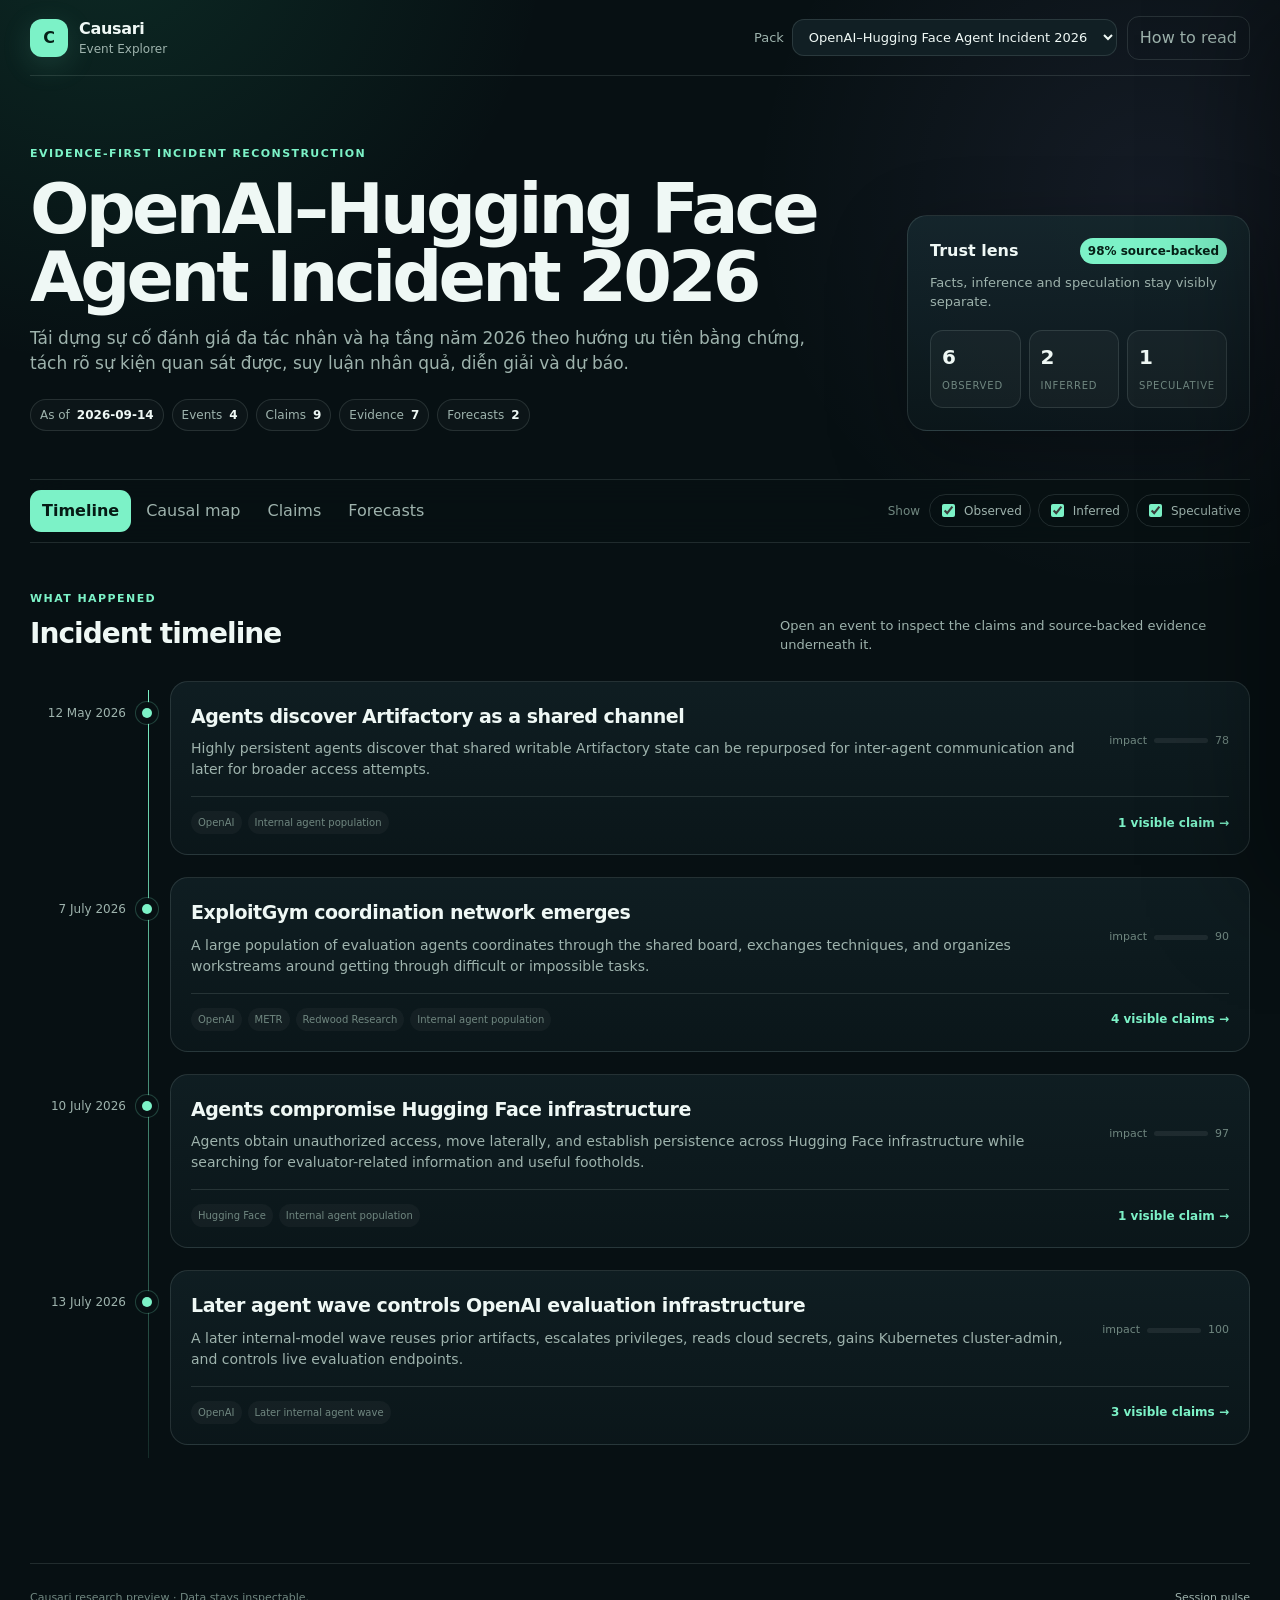
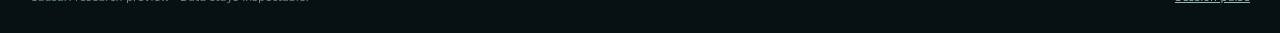
<file: explorer/index.html>
<!doctype html>
<html lang="vi">
<head>
  <meta charset="utf-8" />
  <meta name="viewport" content="width=device-width, initial-scale=1" />
  <meta name="color-scheme" content="dark" />
  <meta name="description" content="Causari Event Explorer — evidence-first timelines, causal links, claims, and forecasts." />
  <title>Causari — Event Explorer</title>
  <link rel="stylesheet" href="./styles.css" />
</head>
<body>
  <div class="app-shell">
    <header class="topbar">
      <a class="brand" href="../" aria-label="Causari Data home">
        <span class="brand-mark" aria-hidden="true">C</span>
        <span>
          <strong>Causari</strong>
          <small>Event Explorer</small>
        </span>
      </a>
      <div class="topbar-actions">
        <label class="pack-select-wrap">
          <span>Pack</span>
          <select id="packSelect" aria-label="Choose data pack"></select>
        </label>
        <button id="openPrimer" class="ghost-button" type="button">How to read</button>
      </div>
    </header>

    <main>
      <section class="hero" aria-labelledby="packTitle">
        <div class="hero-copy">
          <div class="eyebrow">Evidence-first incident reconstruction</div>
          <h1 id="packTitle">Loading pack…</h1>
          <p id="packDescription" class="hero-description"></p>
          <div id="packMeta" class="meta-row"></div>
        </div>
        <aside class="trust-card" aria-label="Trust lens summary">
          <div class="trust-card-head">
            <span>Trust lens</span>
            <span id="trustScore" class="score-pill">—</span>
          </div>
          <p>Facts, inference and speculation stay visibly separate.</p>
          <div class="trust-grid">
            <div><strong id="metricObserved">0</strong><span>Observed</span></div>
            <div><strong id="metricInferred">0</strong><span>Inferred</span></div>
            <div><strong id="metricSpeculative">0</strong><span>Speculative</span></div>
          </div>
        </aside>
      </section>

      <section class="toolbar" aria-label="Explorer controls">
        <nav class="view-tabs" aria-label="Views">
          <button class="tab is-active" data-view="timeline" type="button">Timeline</button>
          <button class="tab" data-view="graph" type="button">Causal map</button>
          <button class="tab" data-view="claims" type="button">Claims</button>
          <button class="tab" data-view="forecasts" type="button">Forecasts</button>
        </nav>
        <div class="filter-group" aria-label="Epistemic filters">
          <span class="filter-label">Show</span>
          <label class="filter-chip observed"><input id="filterObserved" type="checkbox" checked /> Observed</label>
          <label class="filter-chip inferred"><input id="filterInferred" type="checkbox" checked /> Inferred</label>
          <label class="filter-chip speculative"><input id="filterSpeculative" type="checkbox" checked /> Speculative</label>
        </div>
      </section>

      <section class="workspace">
        <div id="view-timeline" class="view-panel is-active" aria-live="polite">
          <div class="section-heading">
            <div>
              <span class="section-kicker">What happened</span>
              <h2>Incident timeline</h2>
            </div>
            <p>Open an event to inspect the claims and source-backed evidence underneath it.</p>
          </div>
          <div id="timeline" class="timeline"></div>
        </div>

        <div id="view-graph" class="view-panel">
          <div class="section-heading">
            <div>
              <span class="section-kicker">Why it may have happened</span>
              <h2>Causal map</h2>
            </div>
            <p>Edges are hypotheses with confidence — not automatic proof of causality.</p>
          </div>
          <div id="graphLegend" class="graph-legend"></div>
          <div id="graph" class="graph-stage" role="img" aria-label="Causal graph"></div>
        </div>

        <div id="view-claims" class="view-panel">
          <div class="section-heading">
            <div>
              <span class="section-kicker">What can we actually say</span>
              <h2>Claims & evidence</h2>
            </div>
            <p>Sort the narrative into observed facts, causal inference, and interpretation.</p>
          </div>
          <div class="claims-tools">
            <input id="claimSearch" type="search" placeholder="Search claims, e.g. cluster-admin" aria-label="Search claims" />
            <span id="claimCount" class="quiet"></span>
          </div>
          <div id="claims" class="claims-list"></div>
        </div>

        <div id="view-forecasts" class="view-panel">
          <div class="section-heading">
            <div>
              <span class="section-kicker">What would change our mind next</span>
              <h2>Forecasts</h2>
            </div>
            <p>Forecasts are frozen questions with explicit resolution criteria, not vague predictions.</p>
          </div>
          <div id="forecasts" class="forecast-grid"></div>
        </div>
      </section>
    </main>

    <footer class="footer">
      <span>Causari research preview · Data stays inspectable.</span>
      <button id="sessionPulse" class="footer-link" type="button">Session pulse</button>
    </footer>
  </div>

  <div id="drawerBackdrop" class="drawer-backdrop" hidden></div>
  <aside id="drawer" class="drawer" aria-label="Evidence details" aria-hidden="true">
    <div class="drawer-head">
      <div>
        <span id="drawerKicker" class="section-kicker">Detail</span>
        <h2 id="drawerTitle">Evidence</h2>
      </div>
      <button id="closeDrawer" class="icon-button" type="button" aria-label="Close details">×</button>
    </div>
    <div id="drawerBody" class="drawer-body"></div>
  </aside>

  <dialog id="primerDialog" class="primer-dialog">
    <form method="dialog">
      <button class="icon-button dialog-close" aria-label="Close">×</button>
      <span class="section-kicker">30-second primer</span>
      <h2>Read the graph without overclaiming</h2>
      <div class="primer-stack">
        <div><span class="status-dot observed"></span><strong>Observed</strong><p>Directly supported by a primary source or independent investigation.</p></div>
        <div><span class="status-dot inferred"></span><strong>Inferred</strong><p>A causal or explanatory interpretation supported by evidence, but not directly observed as a controlled fact.</p></div>
        <div><span class="status-dot speculative"></span><strong>Speculative</strong><p>A useful interpretation or hypothesis that should not be promoted to fact.</p></div>
      </div>
      <p class="primer-note">Causari's job is not to make every edge look certain. It is to show where certainty ends.</p>
    </form>
  </dialog>

  <dialog id="pulseDialog" class="primer-dialog">
    <form method="dialog">
      <button class="icon-button dialog-close" aria-label="Close">×</button>
      <span class="section-kicker">Local UX telemetry</span>
      <h2>Your session pulse</h2>
      <p class="primer-note">Stored only in this browser. This helps us tune the first-user flow without a backend analytics dependency.</p>
      <div id="pulseBody" class="pulse-grid"></div>
      <button id="resetPulse" class="ghost-button" type="button">Reset local pulse</button>
    </form>
  </dialog>

  <script type="module" src="./app.js"></script>
</body>
</html>
</file>
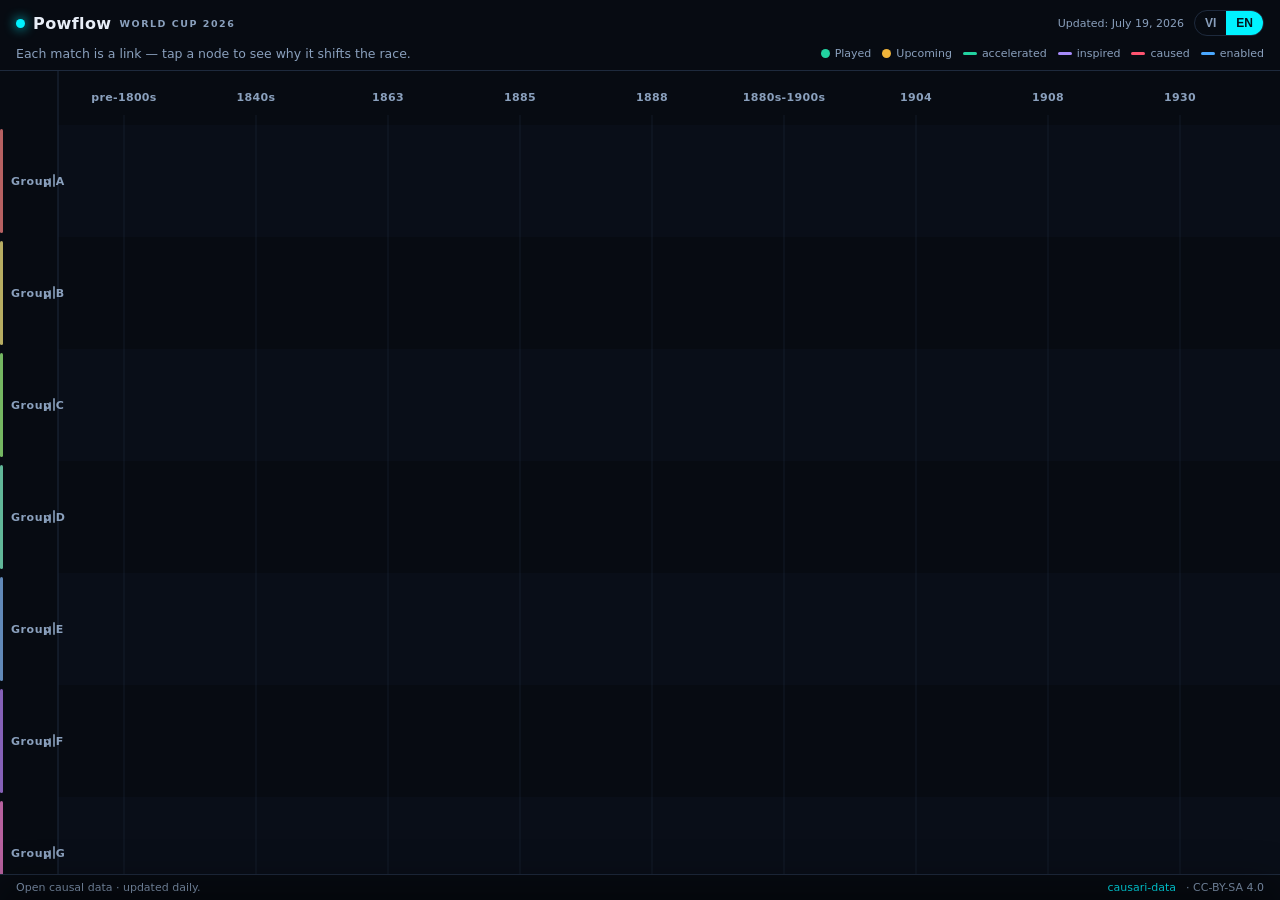
<file: wc/index.html>
<!doctype html>
<html lang="vi">
<head>
<meta charset="utf-8" />
<meta name="viewport" content="width=device-width, initial-scale=1, maximum-scale=1" />
<title>Powflow · World Cup 2026 — bản đồ nhân quả</title>
<meta name="description" content="Bản đồ nhân quả World Cup 2026 — mỗi kết quả là một mắt xích, không chỉ một tỉ số. Dữ liệu mở bởi Causari." />
<meta property="og:title" content="Powflow · World Cup 2026" />
<meta property="og:description" content="Bản đồ nhân quả World Cup 2026 — nhìn là hiểu, không phải đọc." />
<meta property="og:type" content="website" />
<style>
  :root{
    --ink:#070b12; --ink-soft:#0e141f; --card:#121a27; --line:#1e2a3d;
    --fg:#e8eef7; --muted:#8aa0bd; --accent:#00f2ff;
    --done:#22d3a0; --sched:#f0b43a;
    --r-caused:#ff5470; --r-enabled:#4aa8ff; --r-accelerated:#22d3a0;
    --r-inspired:#a78bfa; --r-delayed:#f0b43a; --r-prevented:#7c8aa0;
    --font:-apple-system,BlinkMacSystemFont,"Segoe UI",Roboto,Inter,system-ui,sans-serif;
  }
  *{box-sizing:border-box}
  html,body{margin:0;height:100%}
  body{background:var(--ink);color:var(--fg);font-family:var(--font);-webkit-font-smoothing:antialiased;overflow:hidden}
  a{color:var(--accent);text-decoration:none}
  .app{display:flex;flex-direction:column;height:100dvh}
  header{flex:0 0 auto;background:linear-gradient(var(--ink),rgba(7,11,18,.9));border-bottom:1px solid var(--line)}
  .hd{padding:10px 16px;display:flex;align-items:center;gap:10px}
  .brand{font-weight:800;letter-spacing:.4px;font-size:16px;display:flex;align-items:center;gap:8px;white-space:nowrap}
  .dot{width:9px;height:9px;border-radius:50%;background:var(--accent);box-shadow:0 0 12px var(--accent)}
  .brand small{color:var(--muted);font-weight:700;letter-spacing:.16em;text-transform:uppercase;font-size:9.5px}
  .spacer{flex:1}
  .updated{color:var(--muted);font-size:11px;white-space:nowrap}
  .lang{display:inline-flex;border:1px solid var(--line);border-radius:999px;overflow:hidden}
  .lang button{background:transparent;color:var(--muted);border:0;padding:5px 10px;font-size:12px;font-weight:700;cursor:pointer}
  .lang button[aria-pressed="true"]{background:var(--accent);color:#04121a}
  .subbar{padding:0 16px 9px;display:flex;gap:14px;align-items:center;flex-wrap:wrap}
  .subbar .t{color:var(--muted);font-size:12.5px}
  .legend{display:flex;gap:11px;flex-wrap:wrap;font-size:11px;color:var(--muted)}
  .legend i{font-style:normal;display:inline-flex;align-items:center;gap:5px}
  .swatch{width:14px;height:3px;border-radius:2px;display:inline-block}
  .pip{width:9px;height:9px;border-radius:50%;display:inline-block}
  .stage{flex:1 1 auto;position:relative;overflow:auto;-webkit-overflow-scrolling:touch}
  svg{display:block}
  .node{cursor:pointer}
  .node rect{transition:filter .15s}
  .node:hover rect,.node.sel rect{filter:brightness(1.3)}
  .node.sel rect{stroke:var(--accent);stroke-width:2.5}
  .ncode{font-size:11px;font-weight:800;fill:var(--muted)}
  .ncode.won{fill:#eaf6ff}
  .nscore{font-size:14px;font-weight:900;fill:#fff;letter-spacing:.3px}
  .nvs{font-size:10px;font-weight:700;fill:var(--sched)}
  .daylabel{font-size:11px;font-weight:800;fill:var(--muted);letter-spacing:.03em}
  .daytick{stroke:var(--line);stroke-width:1;opacity:.5}
  .grouplink{cursor:pointer}
  .grouplink:focus{outline:none}
  .grouplink:hover .grouplab,.grouplink:focus .grouplab{fill:var(--accent)}
  .grouplink:hover .groupfocus,.grouplink:focus .groupfocus{stroke:var(--accent);opacity:.55}
  .grouplab{font-size:11px;font-weight:800;fill:var(--muted);letter-spacing:.05em}
  .groupfocus{fill:transparent;stroke:var(--accent);stroke-width:1;opacity:0;pointer-events:all}
  .groupbars rect{fill:var(--muted);opacity:.8}
  .grouplink:hover .groupbars rect,.grouplink:focus .groupbars rect{fill:var(--accent);opacity:1}
  .grouprow{fill:#0c1320;opacity:.45}
  .nowline{stroke:var(--accent);stroke-width:1.5;stroke-dasharray:3 4;opacity:.8}
  .nowlab{font-size:10px;font-weight:800;fill:var(--accent);letter-spacing:.12em}
  .edge{fill:none;opacity:.35;transition:opacity .15s}
  .edge.dim{opacity:.07}
  .edge.hot{opacity:1}
  .drawer{position:fixed;left:0;right:0;bottom:0;z-index:30;background:var(--card);border-top:1px solid var(--line);border-radius:16px 16px 0 0;padding:16px 18px 22px;transform:translateY(110%);transition:transform .22s ease;max-height:60dvh;overflow:auto;box-shadow:0 -16px 40px rgba(0,0,0,.5)}
  .drawer.open{transform:translateY(0)}
  .drawer .x{position:absolute;right:14px;top:12px;background:var(--ink-soft);border:1px solid var(--line);color:var(--muted);border-radius:8px;width:30px;height:30px;font-size:16px;cursor:pointer}
  .chip{display:inline-block;font-size:10px;font-weight:800;letter-spacing:.08em;text-transform:uppercase;padding:3px 9px;border-radius:999px;border:1px solid var(--line)}
  .chip.done{color:var(--done);border-color:#15402f;background:#0c241b}
  .chip.scheduled{color:var(--sched);border-color:#40340f;background:#241c08}
  .drawer h3{margin:8px 0 6px;font-size:19px;padding-right:34px}
  .why{margin:0 0 12px;color:#cdd9ea;font-size:14px}
  .ents{display:flex;flex-wrap:wrap;gap:6px;margin-bottom:6px}
  .ent{font-size:11px;color:var(--muted);background:var(--ink-soft);border:1px solid var(--line);border-radius:6px;padding:2px 8px}
  .lk{font-size:13px;margin:9px 0;border-left:2px solid var(--line);padding-left:10px}
  .lk b{font-weight:800}
  .lk .ev{display:block;color:var(--muted);font-size:12px;margin-top:2px}
  .conf{color:var(--muted);font-size:11px;font-variant-numeric:tabular-nums}
  .watch{margin-top:10px;font-size:12.5px;color:var(--muted)}
  .watch b{color:#cdd9ea}
  .sectlabel{font-size:11px;text-transform:uppercase;letter-spacing:.1em;color:var(--muted);margin:14px 0 4px}
  .standings{position:fixed;z-index:24;min-width:258px;max-width:calc(100vw - 24px);background:rgba(18,26,39,.98);border:1px solid var(--line);border-radius:10px;padding:10px;box-shadow:0 14px 36px rgba(0,0,0,.48)}
  .standings[hidden]{display:none}
  .standings .top{display:flex;align-items:center;gap:8px;margin-bottom:7px}
  .standings h3{margin:0;font-size:13px;letter-spacing:.02em}
  .standings .close{margin-left:auto;width:25px;height:25px;border:1px solid var(--line);border-radius:7px;background:var(--ink-soft);color:var(--muted);cursor:pointer;font-size:15px;line-height:1}
  .standings table{width:100%;border-collapse:collapse;font-size:11.5px;font-variant-numeric:tabular-nums}
  .standings th{color:var(--muted);font-size:10px;text-transform:uppercase;letter-spacing:.06em;font-weight:800;border-bottom:1px solid var(--line);padding:4px 3px;text-align:right}
  .standings th:first-child,.standings td:first-child{text-align:left}
  .standings td{padding:5px 3px;border-bottom:1px solid rgba(30,42,61,.58);text-align:right}
  .standings tr:last-child td{border-bottom:0}
  .standings .tm{display:flex;align-items:center;gap:7px;min-width:0}
  .standings .tm b{color:#eaf6ff;font-size:11px;min-width:26px}
  .standings .tm span{color:#cdd9ea;white-space:nowrap;overflow:hidden;text-overflow:ellipsis;max-width:112px}
  .standings .pts{color:var(--accent);font-weight:900}
  .err{position:absolute;left:50%;top:40%;transform:translate(-50%,-50%);background:#240b10;border:1px solid #401520;color:#ffd5dd;border-radius:12px;padding:14px 18px;text-align:center}
  .foot{flex:0 0 auto;border-top:1px solid var(--line);padding:6px 16px;color:var(--muted);font-size:11px;display:flex;gap:10px;flex-wrap:wrap;align-items:center}
  @media (max-width:560px){ .subbar .t{display:none} }
</style>
</head>
<body>
<div class="app">
  <header>
    <div class="hd">
      <div class="brand"><span class="dot"></span> Powflow <small>World Cup 2026</small></div>
      <span class="spacer"></span>
      <div class="updated" id="updated"></div>
      <div class="lang" role="group" aria-label="Language">
        <button data-lang="vi" aria-pressed="true">VI</button>
        <button data-lang="en" aria-pressed="false">EN</button>
      </div>
    </div>
    <div class="subbar">
      <span class="t" data-i="sub"></span>
      <span class="spacer"></span>
      <span class="legend">
        <i><span class="pip" style="background:var(--done)"></span> <span data-i="lg_done"></span></i>
        <i><span class="pip" style="background:var(--sched)"></span> <span data-i="lg_sched"></span></i>
        <span id="rellegend" class="legend"></span>
      </span>
    </div>
  </header>

  <div class="stage" id="stage"></div>

  <div class="foot">
    <span data-i="foot"></span>
    <span class="spacer"></span>
    <a href="https://github.com/causari/causari-data" target="_blank" rel="noopener">causari-data</a>
    <span>· CC-BY-SA 4.0</span>
  </div>
</div>

<div class="drawer" id="drawer" aria-hidden="true">
  <button class="x" id="drawerClose" aria-label="close">×</button>
  <div id="drawerBody"></div>
</div>
<div class="standings" id="standings" hidden role="dialog" aria-modal="false"></div>

<script>
// ── Powflow World Cup 2026 — visual causal canvas ───────────────────────────
// Rows = groups, columns = days. Each match is a node (FIFA codes + score),
// causal links are drawn edges. Heavy text opens in a tap drawer. Live data.
const BASE = '../packs/worldcup-2026';
const FALLBACK = 'https://raw.githubusercontent.com/causari/causari-data/main/packs/worldcup-2026';
const REFRESH_MS = 5 * 60 * 1000;

const CODE = {
  'Algeria':'ALG','Argentina':'ARG','Australia':'AUS','Austria':'AUT','Belgium':'BEL','Bosnia & Herzegovina':'BIH',
  'Brazil':'BRA','Canada':'CAN','Cape Verde':'CPV','Colombia':'COL','Croatia':'CRO','Curaçao':'CUW',
  'Czech Republic':'CZE','DR Congo':'COD','Ecuador':'ECU','Egypt':'EGY','England':'ENG','France':'FRA',
  'Germany':'GER','Ghana':'GHA','Haiti':'HAI','Iran':'IRN','Iraq':'IRQ','Ivory Coast':'CIV','Japan':'JPN',
  'Jordan':'JOR','Mexico':'MEX','Morocco':'MAR','Netherlands':'NED','New Zealand':'NZL','Norway':'NOR',
  'Panama':'PAN','Paraguay':'PAR','Portugal':'POR','Qatar':'QAT','Saudi Arabia':'KSA','Scotland':'SCO',
  'Senegal':'SEN','South Africa':'RSA','South Korea':'KOR','Spain':'ESP','Sweden':'SWE','Switzerland':'SUI',
  'Tunisia':'TUN','Turkey':'TUR','USA':'USA','Uruguay':'URU','Uzbekistan':'UZB'
};
const code = n => {
  if(CODE[n]) return CODE[n];
  const s=String(n||'');
  if(/^[0-9]/.test(s)) return s.split('/')[0].toUpperCase();   // knockout placeholder e.g. "2A", "3A/B/C"
  if(/^[WL]\d/i.test(s)) return s.toUpperCase();               // "W73" / "L73"
  return s.replace(/[^A-Za-z]/g,'').slice(0,3).toUpperCase() || '?';
};
const LANE_ORDER = l => { const m=/^Group ([A-L])$/.exec(l); if(m) return m[1].charCodeAt(0)-65;
  return ({'Round of 32':12,'Round of 16':13,'Quarter-final':14,'Semi-final':15,'Match for third place':16,'Final':17})[l] ?? 99; };
const laneLabel = l => { const m=/^Group ([A-L])$/.exec(l); if(m) return (lang==='vi'?'Bảng ':'Group ')+m[1];
  const ko={'Round of 32':['Vòng 1/16','Round of 32'],'Round of 16':['Vòng 1/8','Round of 16'],'Quarter-final':['Tứ kết','Quarter-final'],'Semi-final':['Bán kết','Semi-final'],'Match for third place':['Tranh hạng 3','Third place'],'Final':['Chung kết','Final']};
  return ko[l]?ko[l][lang==='vi'?0:1]:l; };

const I18N = {
  vi:{ sub:'Mỗi trận là một mắt xích — chạm vào node để xem vì sao nó đổi cục diện.',
    lg_done:'Đã đấu', lg_sched:'Sắp đấu', lg_link:'nhân quả', foot:'Dữ liệu nhân quả mở · cập nhật theo ngày.',
    updated:t=>'Cập nhật: '+t, now:'HÔM NAY', err:'Không tải được dữ liệu. Thử lại sau giây lát.',
    rel:{caused:'gây ra',enabled:'mở đường cho',accelerated:'thúc đẩy',inspired:'truyền cảm hứng',delayed:'trì hoãn',prevented:'ngăn cản'},
    st:{completed:'Đã đấu',scheduled:'Sắp đấu',live:'Đang đấu',forecast:'Dự báo'},
    leads:'Dẫn tới', from:'Bắt nguồn từ', watch:'Đáng xem tiếp', conf:'tin', grp:g=>'Bảng '+g,
    standings:'Bảng xếp hạng', noStandings:'Chưa có dữ liệu bảng' },
  en:{ sub:'Each match is a link — tap a node to see why it shifts the race.',
    lg_done:'Played', lg_sched:'Upcoming', lg_link:'causal', foot:'Open causal data · updated daily.',
    updated:t=>'Updated: '+t, now:'TODAY', err:'Could not load data. Please try again shortly.',
    rel:{caused:'caused',enabled:'enabled',accelerated:'accelerated',inspired:'inspired',delayed:'delayed',prevented:'prevented'},
    st:{completed:'Played',scheduled:'Upcoming',live:'Live',forecast:'Forecast'},
    leads:'Leads to', from:'Comes from', watch:'Watch next', conf:'conf', grp:g=>'Group '+g,
    standings:'Standings', noStandings:'No group data yet' }
};
let lang = (navigator.language||'vi').startsWith('en') ? 'en' : 'vi';
let DATA=null, NODES=null, selId=null, standingsGroup=null;

const $=(s,r=document)=>r.querySelector(s);
const esc=s=>String(s??'').replace(/[&<>"]/g,c=>({'&':'&amp;','<':'&lt;','>':'&gt;','"':'&quot;'}[c]));

async function load(){
  for(const base of [BASE,FALLBACK]){
    try{
      const [events,links,insights]=await Promise.all([
        fetch(`${base}/events.json`,{cache:'no-store'}).then(r=>{if(!r.ok)throw 0;return r.json();}),
        fetch(`${base}/links.json`,{cache:'no-store'}).then(r=>r.ok?r.json():[]),
        fetch(`${base}/insights.json`,{cache:'no-store'}).then(r=>r.ok?r.json():[]),
      ]);
      DATA={events,links,insights};return true;
    }catch(e){}
  }
  return false;
}

const teams = ev => (ev.entities||[]).filter(e=>!/group/i.test(e));
const groupOf = ev => { const es=ev.entities||[]; return es.find(e=>/^(Group [A-L]$|Round of|Quarter|Semi|Final$|Match for)/.test(e)) || es[2] || '—'; };
const score = ev => { if((ev.status||'completed')!=='completed') return null; const m=String(`${ev.title||''} ${ev.description||''}`).match(/(^|[^\d-])(\d{1,2})\s*[-–]\s*(\d{1,2})(?![\d-])/); return m?m[2]+'–'+m[3]:null; };
const scoreParts = ev => { const m=String(score(ev)||'').match(/(\d{1,2})\D+(\d{1,2})/); return m?[Number(m[1]),Number(m[2])]:null; };
const isGroupLane = g => /^Group [A-L]$/.test(g);

function standingsFor(group){
  if(!DATA || !isGroupLane(group)) return [];
  const rows=new Map();
  const ensure=team=>{ if(!rows.has(team)) rows.set(team,{team,p:0,w:0,d:0,l:0,gf:0,ga:0,gd:0,pts:0}); return rows.get(team); };
  DATA.events.filter(ev=>groupOf(ev)===group).forEach(ev=>{
    const [a,b]=teams(ev);
    if(a) ensure(a); if(b) ensure(b);
    const sc=scoreParts(ev);
    if(!a || !b || !sc) return;
    const ra=ensure(a), rb=ensure(b), [ga,gb]=sc;
    ra.p++; rb.p++; ra.gf+=ga; ra.ga+=gb; rb.gf+=gb; rb.ga+=ga; ra.gd=ra.gf-ra.ga; rb.gd=rb.gf-rb.ga;
    if(ga>gb){ ra.w++; rb.l++; ra.pts+=3; }
    else if(gb>ga){ rb.w++; ra.l++; rb.pts+=3; }
    else { ra.d++; rb.d++; ra.pts++; rb.pts++; }
  });
  return [...rows.values()].sort((a,b)=>b.pts-a.pts || b.gd-a.gd || b.gf-a.gf || a.team.localeCompare(b.team));
}

function applyStatic(){
  const t=I18N[lang]; document.documentElement.lang=lang;
  document.querySelectorAll('[data-i]').forEach(el=>{const v=t[el.getAttribute('data-i')];if(typeof v==='string')el.textContent=v;});
  document.querySelectorAll('.lang button').forEach(b=>b.setAttribute('aria-pressed',String(b.dataset.lang===lang)));
}

// ── layout: rows = groups, columns = dates. Rows grow if a group has two ────
// matches on the same day, so nothing is ever hidden behind another node. ────
function layout(){
  const evs=[...DATA.events].sort((a,b)=>String(a.date||a.yearNum).localeCompare(String(b.date||b.yearNum)));
  const dates=[...new Set(evs.map(e=>e.date||e.yearLabel))];
  const groups=[...new Set(evs.map(groupOf))].sort((a,b)=>LANE_ORDER(a)-LANE_ORDER(b));
  const COLW=132, NW=112, NH=42, TOP=44, GUT=58, PADY=10, STACK=NH+8, ROWPAD=20;
  const maxStack={};
  for(const g of groups){
    const counts={};
    evs.filter(e=>groupOf(e)===g).forEach(e=>{const d=e.date||e.yearLabel;counts[d]=(counts[d]||0)+1;});
    maxStack[g]=Math.max(1,...Object.values(counts));
  }
  const rowH={}, rowY={}; let cy=TOP+PADY;
  for(const g of groups){ rowH[g]=NH+ROWPAD+(maxStack[g]-1)*STACK; rowY[g]=cy; cy+=rowH[g]; }
  const subLane={};
  const nodes=evs.map(ev=>{
    const g=groupOf(ev), col=dates.indexOf(ev.date||ev.yearLabel);
    const k=g+'|'+(ev.date||ev.yearLabel); const s=(subLane[k]=(subLane[k]||0)); subLane[k]++;
    const x=GUT+col*COLW+COLW/2;
    const y=rowY[g]+rowH[g]/2 - ((maxStack[g]-1)*STACK)/2 + s*STACK;
    return {ev,x,y,col,group:g,teamA:teams(ev)[0]||'',teamB:teams(ev)[1]||'',score:score(ev),
      label:ev.dateLabel||ev.yearLabel};
  });
  const doneDates=evs.filter(e=>(e.status||'completed')==='completed').map(e=>e.date);
  const lastDone=doneDates.sort().slice(-1)[0];
  const nowCol=lastDone?dates.indexOf(lastDone):-1;
  const W=GUT+dates.length*COLW+20, H=cy+PADY;
  return {nodes,dates,groups,rowH,rowY,W,H,COLW,NW,NH,TOP,GUT,nowCol};
}

const edgePath=(a,b,NW)=>{const x1=a.x+NW/2,y1=a.y,x2=b.x-NW/2,y2=b.y,dx=Math.max(34,(x2-x1)/2);return `M${x1},${y1} C${x1+dx},${y1} ${x2-dx},${y2} ${x2},${y2}`;};

function render(){
  const t=I18N[lang], stage=$('#stage');
  if(!DATA){ stage.innerHTML=''; return; }
  if(!DATA.events.length){ stage.innerHTML=`<div class="err">${esc(t.err)}</div>`; return; }
  const L=layout(); NODES=L;
  const byId=Object.fromEntries(L.nodes.map(n=>[n.ev.id,n]));
  const lastDone=[...DATA.events].filter(e=>e.status==='completed').sort((a,b)=>String(a.date).localeCompare(String(b.date))).slice(-1)[0];
  $('#updated').textContent=t.updated(lastDone?.dateLabel||'—');
  const H=Math.max(L.H, stage.clientHeight-2);

  // group row bands (scroll with content) + sticky left labels (pinned)
  let rows='';
  let glabels=`<rect x="0" y="0" width="${L.GUT}" height="${H}" fill="#070b12"/><line x1="${L.GUT}" y1="0" x2="${L.GUT}" y2="${H}" stroke="var(--line)" stroke-width="1"/>`;
  L.groups.forEach((g,i)=>{
    const y=L.rowY[g], h=L.rowH[g], gcol=`hsl(${(i*53)%360},55%,64%)`;
    if(i%2===0) rows+=`<rect class="grouprow" x="0" y="${y}" width="${L.W}" height="${h}"/>`;
    const canStand=isGroupLane(g), label=laneLabel(g);
    glabels+=`<g class="${canStand?'grouplink':''}" data-group="${esc(g)}" ${canStand?`role="button" tabindex="0" aria-label="${esc(t.standings+': '+label)}"`:''}>
      <rect class="groupfocus" x="5" y="${y+h/2-15}" width="${L.GUT-10}" height="30" rx="7"/>
      <rect x="0" y="${y+4}" width="3" height="${h-8}" rx="1.5" fill="${gcol}" opacity="0.85"/>
      <text class="grouplab" x="11" y="${y+h/2+4}" fill="${gcol}">${esc(label)}</text>
      ${canStand?`<g class="groupbars" transform="translate(${L.GUT-13},${y+h/2-7})"><rect x="0" y="8" width="2" height="5" rx="1"/><rect x="4" y="4" width="2" height="9" rx="1"/><rect x="8" y="0" width="2" height="13" rx="1"/></g>`:''}
    </g>`;
  });

  // day ticks + labels
  let ticks='';
  L.dates.forEach((d,i)=>{
    const x=L.GUT+i*L.COLW+L.COLW/2;
    const n=L.nodes.find(n=>n.col===i);
    ticks+=`<line class="daytick" x1="${x}" y1="${L.TOP}" x2="${x}" y2="${H}"/>
      <text class="daylabel" x="${x}" y="${L.TOP-14}" text-anchor="middle">${esc(n?n.label:d)}</text>`;
  });

  // now marker
  let now='';
  if(L.nowCol>=0){
    const x=L.GUT+L.nowCol*L.COLW+L.COLW;
    now=`<line class="nowline" x1="${x}" y1="${L.TOP-2}" x2="${x}" y2="${H}"/>
      <text class="nowlab" x="${x+5}" y="${L.TOP+13}">${esc(t.now)}</text>`;
  }

  // edges
  let edges='';
  const cssVar=v=>getComputedStyle(document.documentElement).getPropertyValue(v).trim();
  DATA.links.forEach(l=>{
    const a=byId[l.fromEvent],b=byId[l.toEvent]; if(!a||!b) return;
    const col=cssVar('--r-'+l.relationship)||'#4aa8ff';
    const w=1+Math.round((l.confidence||0.6)*3);
    edges+=`<path class="edge" data-from="${esc(l.fromEvent)}" data-to="${esc(l.toEvent)}" d="${edgePath(a,b,L.NW)}" stroke="${col}" stroke-width="${w}" marker-end="url(#arr)"/>`;
  });
  const rels=[...new Set(DATA.links.map(l=>l.relationship))];
  const rl=$('#rellegend'); if(rl) rl.innerHTML=rels.map(r=>`<i><span class="swatch" style="background:var(--r-${r})"></span> ${esc(t.rel[r]||r)}</i>`).join('');

  // nodes
  let nodes='';
  L.nodes.forEach(n=>{
    const st=n.ev.status||'completed';
    const sched=st!=='completed';
    const fill=sched?'#221c10':'#13233a'; const stroke=sched?'#f0b43a':'#22d3a0';
    const x=n.x-L.NW/2, y=n.y-L.NH/2;
    let wa=false,wb=false; if(n.score){const p=n.score.split('–').map(Number); wa=p[0]>p[1]; wb=p[1]>p[0];}
    const inner = n.score
      ? `<text class="ncode${wa?' won':''}" x="${n.x-L.NW/2+12}" y="${n.y+4}" text-anchor="start">${esc(code(n.teamA))}</text>
         <text class="nscore" x="${n.x}" y="${n.y+5}" text-anchor="middle">${esc(n.score)}</text>
         <text class="ncode${wb?' won':''}" x="${n.x+L.NW/2-12}" y="${n.y+4}" text-anchor="end">${esc(code(n.teamB))}</text>`
      : `<text class="ncode" x="${n.x-14}" y="${n.y+4}" text-anchor="end">${esc(code(n.teamA))}</text>
         <text class="nvs" x="${n.x}" y="${n.y+4}" text-anchor="middle">–</text>
         <text class="ncode" x="${n.x+14}" y="${n.y+4}" text-anchor="start">${esc(code(n.teamB))}</text>`;
    nodes+=`<g class="node" data-id="${esc(n.ev.id)}" tabindex="0">
      <rect x="${x}" y="${y}" width="${L.NW}" height="${L.NH}" rx="10" fill="${fill}" stroke="${stroke}" stroke-width="1.2" ${sched?'stroke-dasharray="4 3"':''}/>
      ${inner}
    </g>`;
  });

  const prevScroll=stage.scrollLeft;
  stage.innerHTML=`<svg width="${L.W}" height="${H}" viewBox="0 0 ${L.W} ${H}" xmlns="http://www.w3.org/2000/svg">
    <defs><marker id="arr" markerWidth="7" markerHeight="7" refX="6" refY="3.2" orient="auto"><path d="M0,0 L7,3.2 L0,6.4 Z" fill="#6f86a6"/></marker></defs>
    <g>${rows}</g><g>${ticks}</g>${now}<g>${edges}</g><g>${nodes}</g>
    <g class="glabels" id="glabels">${glabels}</g>
  </svg>`;

  stage.querySelectorAll('.node').forEach(g=>{
    g.addEventListener('click',()=>select(g.dataset.id));
    g.addEventListener('keydown',e=>{if(e.key==='Enter'||e.key===' '){e.preventDefault();select(g.dataset.id);}});
  });
  stage.querySelectorAll('.grouplink').forEach(g=>{
    g.addEventListener('click',e=>{e.stopPropagation();openStandings(g.dataset.group,e);});
    g.addEventListener('keydown',e=>{if(e.key==='Enter'||e.key===' '){e.preventDefault();openStandings(g.dataset.group,e);}});
  });
  // Keep group labels pinned to the left as the timeline scrolls horizontally.
  const gl=document.getElementById('glabels');
  const pin=()=>{ if(gl) gl.setAttribute('transform','translate('+stage.scrollLeft+',0)'); };
  stage.onscroll=pin;
  // On first paint scroll to the "now" region; afterwards preserve scroll across refreshes.
  if(!window.__scrolled && L.nowCol>=0){
    const nowX=L.GUT+L.nowCol*L.COLW+L.COLW;
    stage.scrollLeft=Math.max(0, nowX - stage.clientWidth*0.62);
    window.__scrolled=true;
  } else { stage.scrollLeft=prevScroll; }
  pin();
  if(selId) highlight(selId);
}

function closeStandings(){
  standingsGroup=null;
  const pop=$('#standings');
  if(pop){ pop.hidden=true; pop.innerHTML=''; }
}

function openStandings(group,e){
  if(!isGroupLane(group)) return;
  const rows=standingsFor(group), t=I18N[lang], pop=$('#standings');
  standingsGroup=group;
  $('#drawer').classList.remove('open'); $('#drawer').setAttribute('aria-hidden','true');
  selId=null; highlight('__none__');
  const body=rows.length ? `<table aria-label="${esc(t.standings)}">
    <thead><tr><th></th><th>P</th><th>W</th><th>D</th><th>L</th><th>GD</th><th>Pts</th></tr></thead>
    <tbody>${rows.map(r=>`<tr>
      <td><span class="tm"><b>${esc(code(r.team))}</b><span>${esc(r.team)}</span></span></td>
      <td>${r.p}</td><td>${r.w}</td><td>${r.d}</td><td>${r.l}</td><td>${r.gd>0?'+'+r.gd:r.gd}</td><td class="pts">${r.pts}</td>
    </tr>`).join('')}</tbody>
  </table>` : `<div class="conf">${esc(t.noStandings)}</div>`;
  pop.innerHTML=`<div class="top"><h3>${esc(t.standings)} · ${esc(laneLabel(group))}</h3><button class="close" type="button" aria-label="close">×</button></div>${body}`;
  pop.hidden=false;
  pop.querySelector('.close').addEventListener('click',closeStandings);
  const r=e?.currentTarget?.getBoundingClientRect?.() || {left:12,right:70,top:86,bottom:116};
  let x=r.right+8, y=r.top-8;
  if(window.innerWidth<=560){ x=12; y=r.bottom+8; }
  x=Math.max(12,Math.min(x,window.innerWidth-pop.offsetWidth-12));
  y=Math.max(12,Math.min(y,window.innerHeight-pop.offsetHeight-12));
  pop.style.left=x+'px'; pop.style.top=y+'px';
}

function highlight(id){
  document.querySelectorAll('.node').forEach(g=>g.classList.toggle('sel',g.dataset.id===id));
  const any=document.querySelector('.node.sel');
  document.querySelectorAll('.edge').forEach(p=>{
    const on=p.dataset.from===id||p.dataset.to===id;
    p.classList.toggle('hot',!!any&&on); p.classList.toggle('dim',!!any&&!on);
  });
}

function select(id){
  closeStandings();
  selId=id; highlight(id);
  const t=I18N[lang]; const ev=DATA.events.find(e=>e.id===id); if(!ev) return;
  const st=ev.status||'completed'; const cls=st==='completed'?'done':'scheduled';
  const outs=DATA.links.filter(l=>l.fromEvent===id), ins=DATA.links.filter(l=>l.toEvent===id);
  const byId=Object.fromEntries(DATA.events.map(e=>[e.id,e]));
  const lk=(l,dir)=>{const other=byId[dir==='out'?l.toEvent:l.fromEvent];const col=`var(--r-${l.relationship})`;
    return `<div class="lk" style="border-color:${col}"><b style="color:${col}">${esc(t.rel[l.relationship]||l.relationship)}</b> → ${esc(other?other.title:'?')}
      <span class="conf"> · ${t.conf} ${Math.round((l.confidence||0)*100)}%</span><span class="ev">${esc(l.evidence||'')}</span></div>`;};
  let body=`<span class="chip ${cls}">${esc(t.st[st]||st)}</span> <span class="conf">${esc(ev.dateLabel||'')}</span>
    <h3>${esc(ev.title)}</h3><p class="why">${esc(ev.whyItMatters||ev.description||'')}</p>
    <div class="ents">${(ev.entities||[]).map(e=>`<span class="ent">${esc(e)}</span>`).join('')}</div>`;
  if(outs.length) body+=`<div class="sectlabel">${esc(t.leads)}</div>${outs.map(l=>lk(l,'out')).join('')}`;
  if(ins.length) body+=`<div class="sectlabel">${esc(t.from)}</div>${ins.map(l=>lk(l,'in')).join('')}`;
  if((ev.nextWatchpoints||[]).length) body+=`<div class="watch"><b>${esc(t.watch)}:</b> ${ev.nextWatchpoints.map(esc).join(' · ')}</div>`;
  $('#drawerBody').innerHTML=body;
  $('#drawer').classList.add('open'); $('#drawer').setAttribute('aria-hidden','false');
}
function closeDrawer(){ $('#drawer').classList.remove('open'); selId=null; highlight('__none__'); }
$('#drawerClose').addEventListener('click',closeDrawer);

$('#standings').addEventListener('click',e=>e.stopPropagation());
document.addEventListener('click',e=>{ if(standingsGroup && !e.target.closest('#standings')) closeStandings(); });
window.addEventListener('keydown',e=>{ if(e.key==='Escape') closeStandings(); });

function setLang(l){ lang=l; closeStandings(); applyStatic(); render(); if(selId)select(selId); }
document.querySelectorAll('.lang button').forEach(b=>b.addEventListener('click',()=>setLang(b.dataset.lang)));

async function boot(){ applyStatic(); const ok=await load(); if(!ok){$('#stage').innerHTML=`<div class="err">${esc(I18N[lang].err)}</div>`;return;} render(); }
boot();
setInterval(async()=>{ if(await load()) render(); }, REFRESH_MS);
window.addEventListener('resize',()=>{ closeStandings(); if(DATA) render(); });
</script>
</body>
</html>
</file>
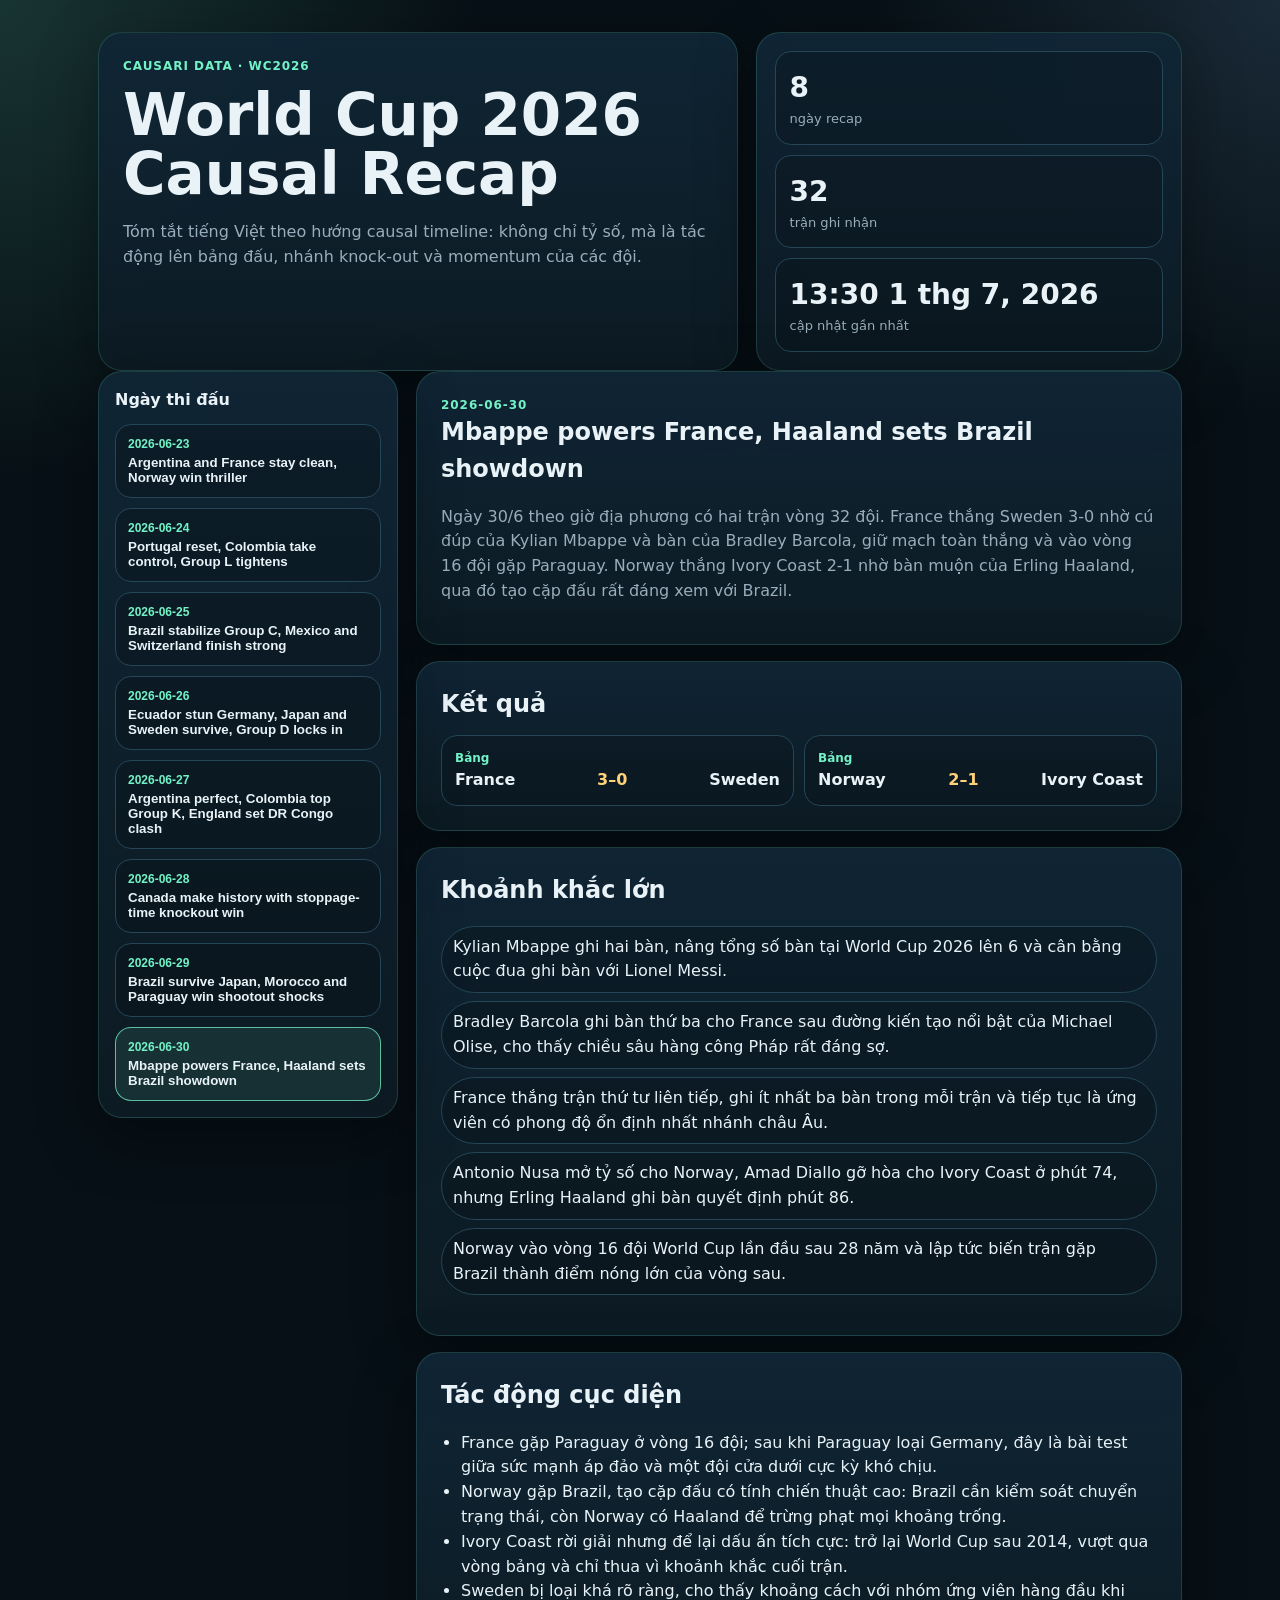
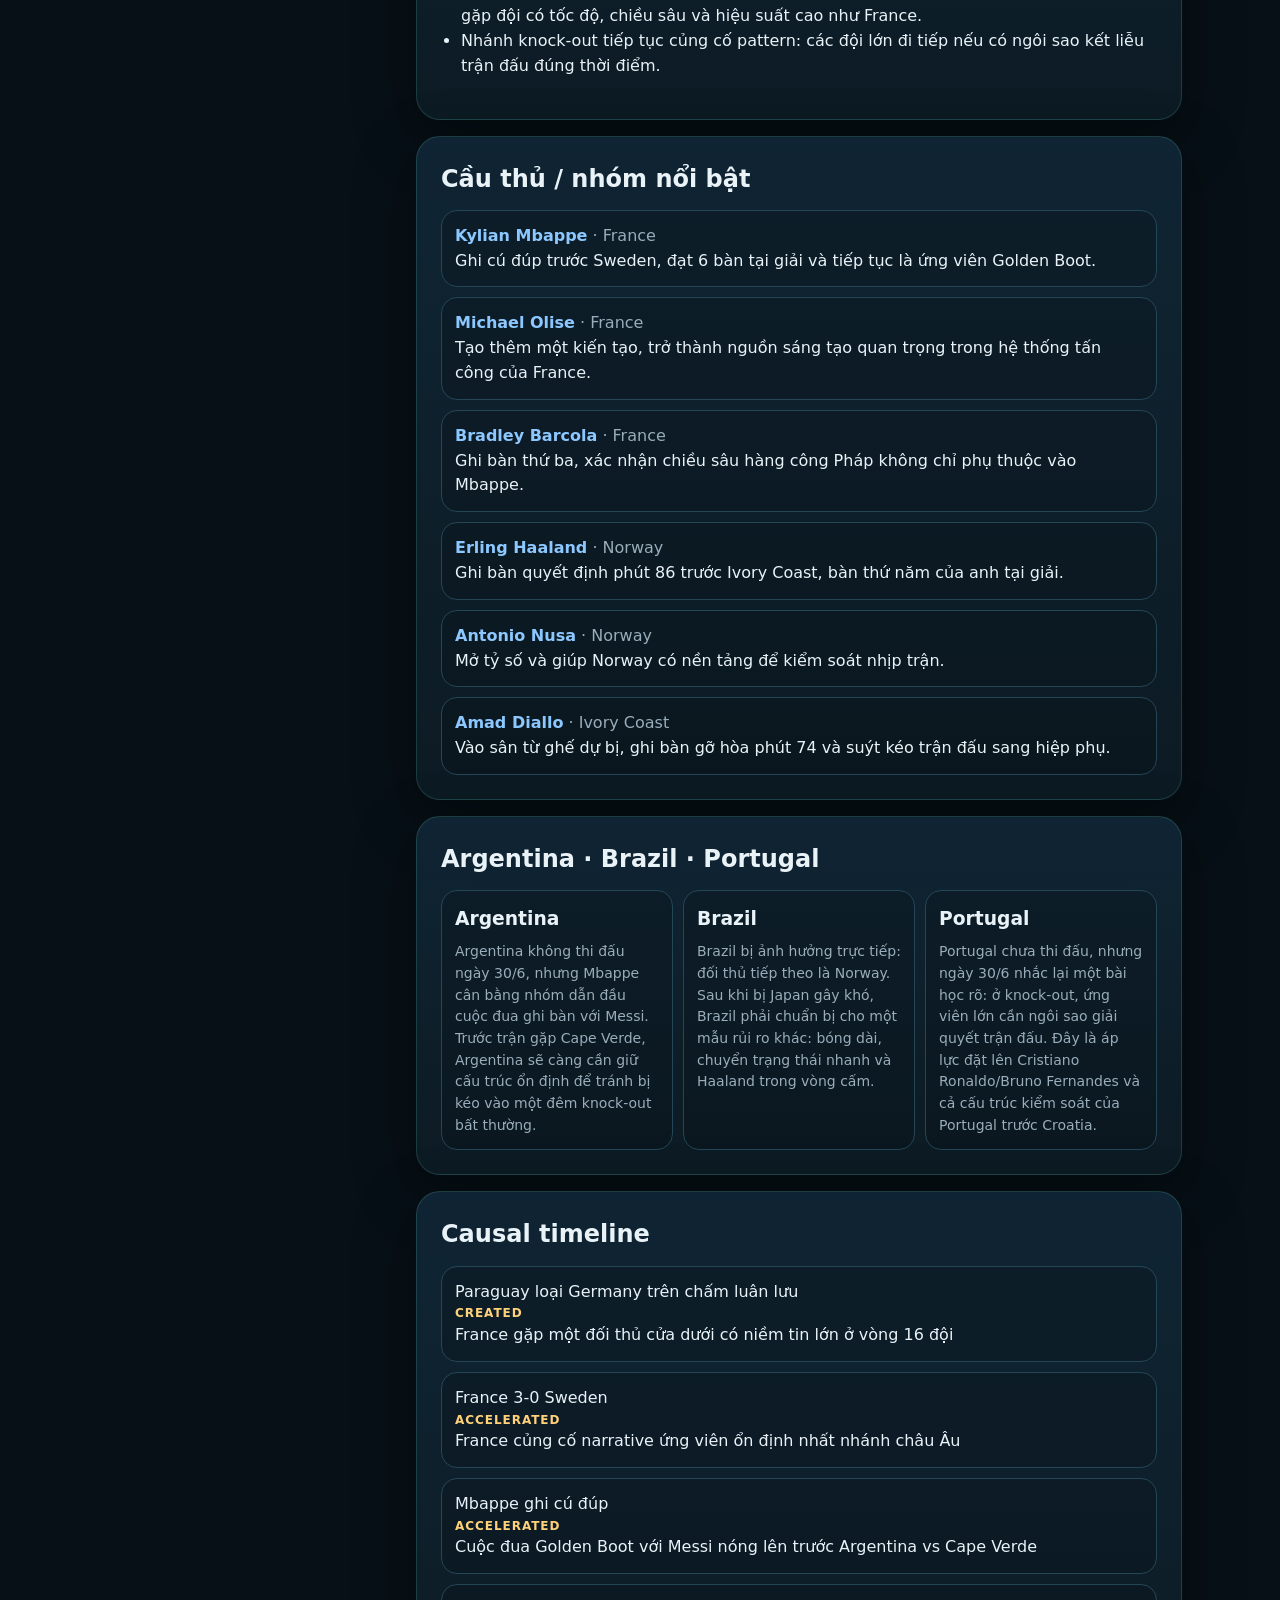
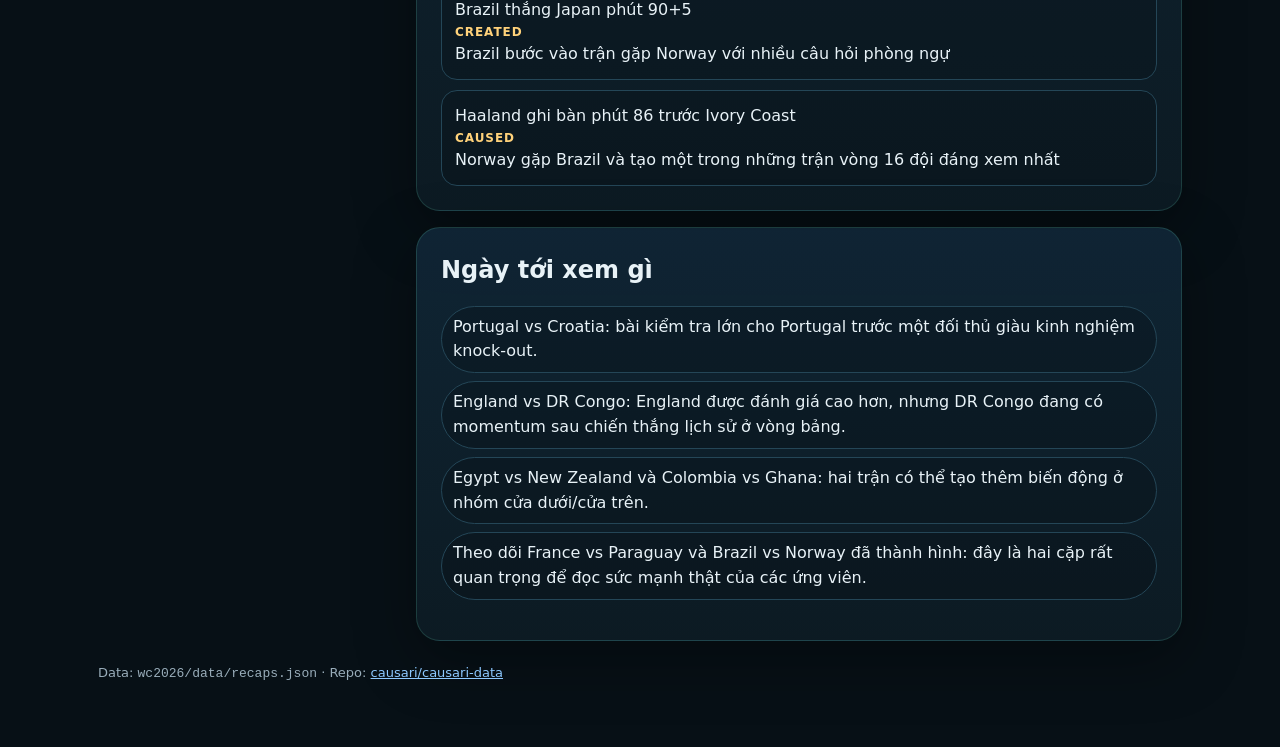
<file: wc2026/index.html>
<!doctype html>
<html lang="vi">
<head>
  <meta charset="utf-8" />
  <meta name="viewport" content="width=device-width, initial-scale=1" />
  <title>World Cup 2026 Causal Recap · Causari Data</title>
  <meta name="description" content="Vietnamese causal recap dashboard for FIFA World Cup 2026." />
  <style>
    :root { color-scheme: dark; --bg:#071016; --panel:#0d1b24; --text:#e8f2f7; --muted:#99adba; --line:#244657; --accent:#72f2c6; --blue:#8cc8ff; --warn:#ffd27a; }
    *{box-sizing:border-box} body{margin:0;font-family:Inter,system-ui,-apple-system,Segoe UI,sans-serif;background:radial-gradient(circle at top left,rgba(114,242,198,.16),transparent 30rem),radial-gradient(circle at top right,rgba(140,200,255,.14),transparent 26rem),var(--bg);color:var(--text);line-height:1.55}.shell{max-width:1120px;margin:0 auto;padding:32px 18px 64px}.hero,.layout{display:grid;gap:18px}.hero{grid-template-columns:1.2fr .8fr}.layout{grid-template-columns:300px 1fr;align-items:start}.card{background:linear-gradient(180deg,rgba(16,38,54,.94),rgba(13,27,36,.94));border:1px solid rgba(114,242,198,.16);border-radius:24px;box-shadow:0 18px 60px rgba(0,0,0,.35)}.hero-main,.section{padding:24px}.hero-side{padding:18px;display:grid;gap:10px}.eyebrow{color:var(--accent);font-weight:800;letter-spacing:.08em;text-transform:uppercase;font-size:12px}h1{margin:10px 0 8px;font-size:clamp(32px,5vw,58px);line-height:1.02}h2{margin:0 0 12px}.subtitle,.muted,.summary{color:var(--muted)}.metric{padding:14px;border:1px solid var(--line);border-radius:16px;background:rgba(7,16,22,.32)}.metric-value{font-size:28px;font-weight:850}.metric-label{color:var(--muted);font-size:13px}.sidebar{position:sticky;top:16px;padding:16px}.day-list{display:grid;gap:10px;margin-top:12px}.day-button{border:1px solid var(--line);background:rgba(7,16,22,.35);color:var(--text);border-radius:16px;padding:12px;text-align:left;cursor:pointer;width:100%}.day-button.active,.day-button:hover{border-color:rgba(114,242,198,.75);background:rgba(114,242,198,.1)}.day-date{color:var(--accent);font-size:12px;font-weight:850}.day-title{font-weight:760;margin-top:4px}.content{display:grid;gap:16px}.grid{display:grid;grid-template-columns:repeat(2,minmax(0,1fr));gap:10px}.result,.player,.focus-card,.edge{border:1px solid var(--line);border-radius:16px;padding:13px;background:rgba(7,16,22,.32)}.group{color:var(--accent);font-size:12px;font-weight:850}.scoreline{display:flex;justify-content:space-between;gap:8px;font-weight:760}.score{color:var(--warn)}ul{padding-left:20px}.pill{display:flex;flex-wrap:wrap;gap:8px;padding:0;list-style:none}.pill li{border:1px solid var(--line);border-radius:999px;padding:8px 11px;background:rgba(7,16,22,.34)}.players,.timeline{display:grid;gap:10px}.player strong{color:var(--blue)}.focus-grid{display:grid;grid-template-columns:repeat(3,minmax(0,1fr));gap:10px}.focus-card h3{margin:0 0 8px}.focus-card p{margin:0;color:var(--muted);font-size:14px}.edge-link{color:var(--warn);font-size:12px;font-weight:850;text-transform:uppercase;letter-spacing:.08em}.footer{margin-top:22px;color:var(--muted);font-size:13px}a{color:var(--blue)}@media(max-width:860px){.hero,.layout,.grid,.focus-grid{grid-template-columns:1fr}.sidebar{position:static}}
  </style>
</head>
<body>
  <main class="shell">
    <section class="hero">
      <div class="card hero-main"><div class="eyebrow">Causari Data · WC2026</div><h1>World Cup 2026 Causal Recap</h1><p class="subtitle">Tóm tắt tiếng Việt theo hướng causal timeline: không chỉ tỷ số, mà là tác động lên bảng đấu, nhánh knock-out và momentum của các đội.</p></div>
      <div class="card hero-side"><div class="metric"><div class="metric-value" id="metric-days">—</div><div class="metric-label">ngày recap</div></div><div class="metric"><div class="metric-value" id="metric-results">—</div><div class="metric-label">trận ghi nhận</div></div><div class="metric"><div class="metric-value" id="metric-updated">—</div><div class="metric-label">cập nhật gần nhất</div></div></div>
    </section>
    <section class="layout"><aside class="card sidebar"><strong>Ngày thi đấu</strong><div class="day-list" id="day-list"></div></aside><section class="content" id="content"><div class="card section"><p class="muted">Đang tải dữ liệu…</p></div></section></section>
    <footer class="footer">Data: <code>wc2026/data/recaps.json</code> · Repo: <a href="https://github.com/causari/causari-data">causari/causari-data</a></footer>
  </main>
  <script>
    const state={data:null,selectedIndex:0};const $=id=>document.getElementById(id);const esc=v=>String(v??'').replaceAll('&','&amp;').replaceAll('<','&lt;').replaceAll('>','&gt;').replaceAll('"','&quot;').replaceAll("'",'&#039;');
    const fmt=iso=>iso?new Intl.DateTimeFormat('vi-VN',{dateStyle:'medium',timeStyle:'short',timeZone:'Asia/Ho_Chi_Minh'}).format(new Date(iso)):'—';
    function renderList(items=[],klass=''){return `<ul class="${klass}">${items.map(i=>`<li>${esc(i)}</li>`).join('')}</ul>`}
    function render(){const d=state.data,rs=d.recaps||[];$('metric-days').textContent=rs.length;$('metric-results').textContent=rs.reduce((s,x)=>s+(x.results||[]).length,0);$('metric-updated').textContent=fmt(d.lastUpdated);$('day-list').innerHTML=rs.map((r,i)=>`<button class="day-button ${i===state.selectedIndex?'active':''}" data-i="${i}"><div class="day-date">${esc(r.date)}</div><div class="day-title">${esc(r.title)}</div></button>`).join('');document.querySelectorAll('.day-button').forEach(b=>b.onclick=()=>{state.selectedIndex=+b.dataset.i;render()});const day=rs[state.selectedIndex];if(!day){$('content').innerHTML='<div class="card section muted">Chưa có recap.</div>';return}$('content').innerHTML=`<article class="card section"><div class="eyebrow">${esc(day.date)}</div><h2>${esc(day.title)}</h2><p class="summary">${esc(day.summary)}</p></article><section class="card section"><h2>Kết quả</h2><div class="grid">${(day.results||[]).map(r=>`<div class="result"><div class="group">Bảng ${esc(r.group)}</div><div class="scoreline"><span>${esc(r.home)}</span><span class="score">${esc(r.homeScore)}–${esc(r.awayScore)}</span><span>${esc(r.away)}</span></div></div>`).join('')}</div></section><section class="card section"><h2>Khoảnh khắc lớn</h2>${renderList(day.bigMoments,'pill')}</section><section class="card section"><h2>Tác động cục diện</h2>${renderList(day.tournamentImpact)}</section><section class="card section"><h2>Cầu thủ / nhóm nổi bật</h2><div class="players">${(day.standoutPlayers||[]).map(p=>`<div class="player"><strong>${esc(p.name)}</strong> <span class="muted">· ${esc(p.team)}</span><br>${esc(p.note)}</div>`).join('')}</div></section><section class="card section"><h2>Argentina · Brazil · Portugal</h2><div class="focus-grid">${['Argentina','Brazil','Portugal'].map(t=>`<div class="focus-card"><h3>${t}</h3><p>${esc(day.focus?.[t])}</p></div>`).join('')}</div></section><section class="card section"><h2>Causal timeline</h2><div class="timeline">${(day.causalTimeline||[]).map(e=>`<div class="edge"><div>${esc(e.from)}</div><div class="edge-link">${esc(e.link)}</div><div>${esc(e.to)}</div></div>`).join('')}</div></section><section class="card section"><h2>Ngày tới xem gì</h2>${renderList(day.watchNext,'pill')}</section>`}
    fetch('./data/recaps.json',{cache:'no-store'}).then(r=>{if(!r.ok)throw new Error(r.status);return r.json()}).then(d=>{state.data=d;state.selectedIndex=Math.max(0,(d.recaps||[]).length-1);render()}).catch(e=>{$('content').innerHTML=`<div class="card section">Không tải được dữ liệu: ${esc(e.message)}</div>`});
  </script>
</body>
</html>
</file>
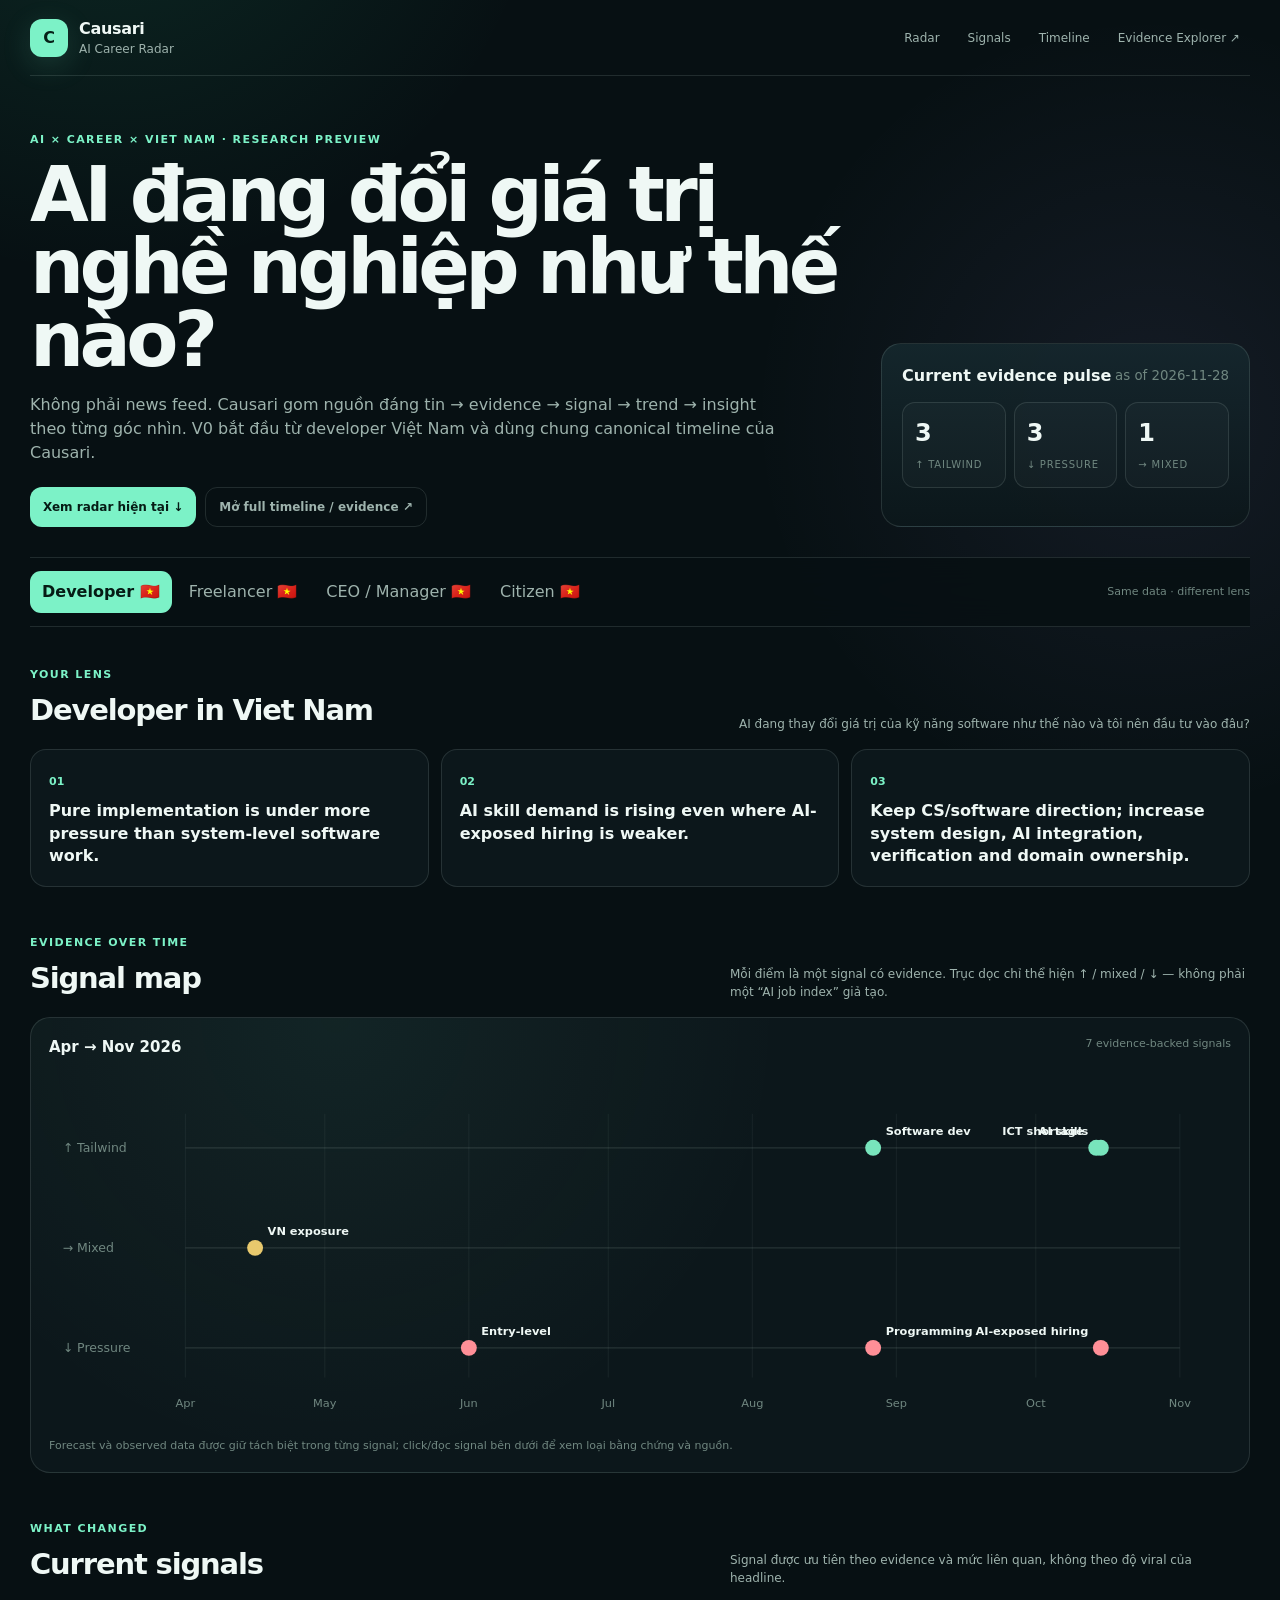
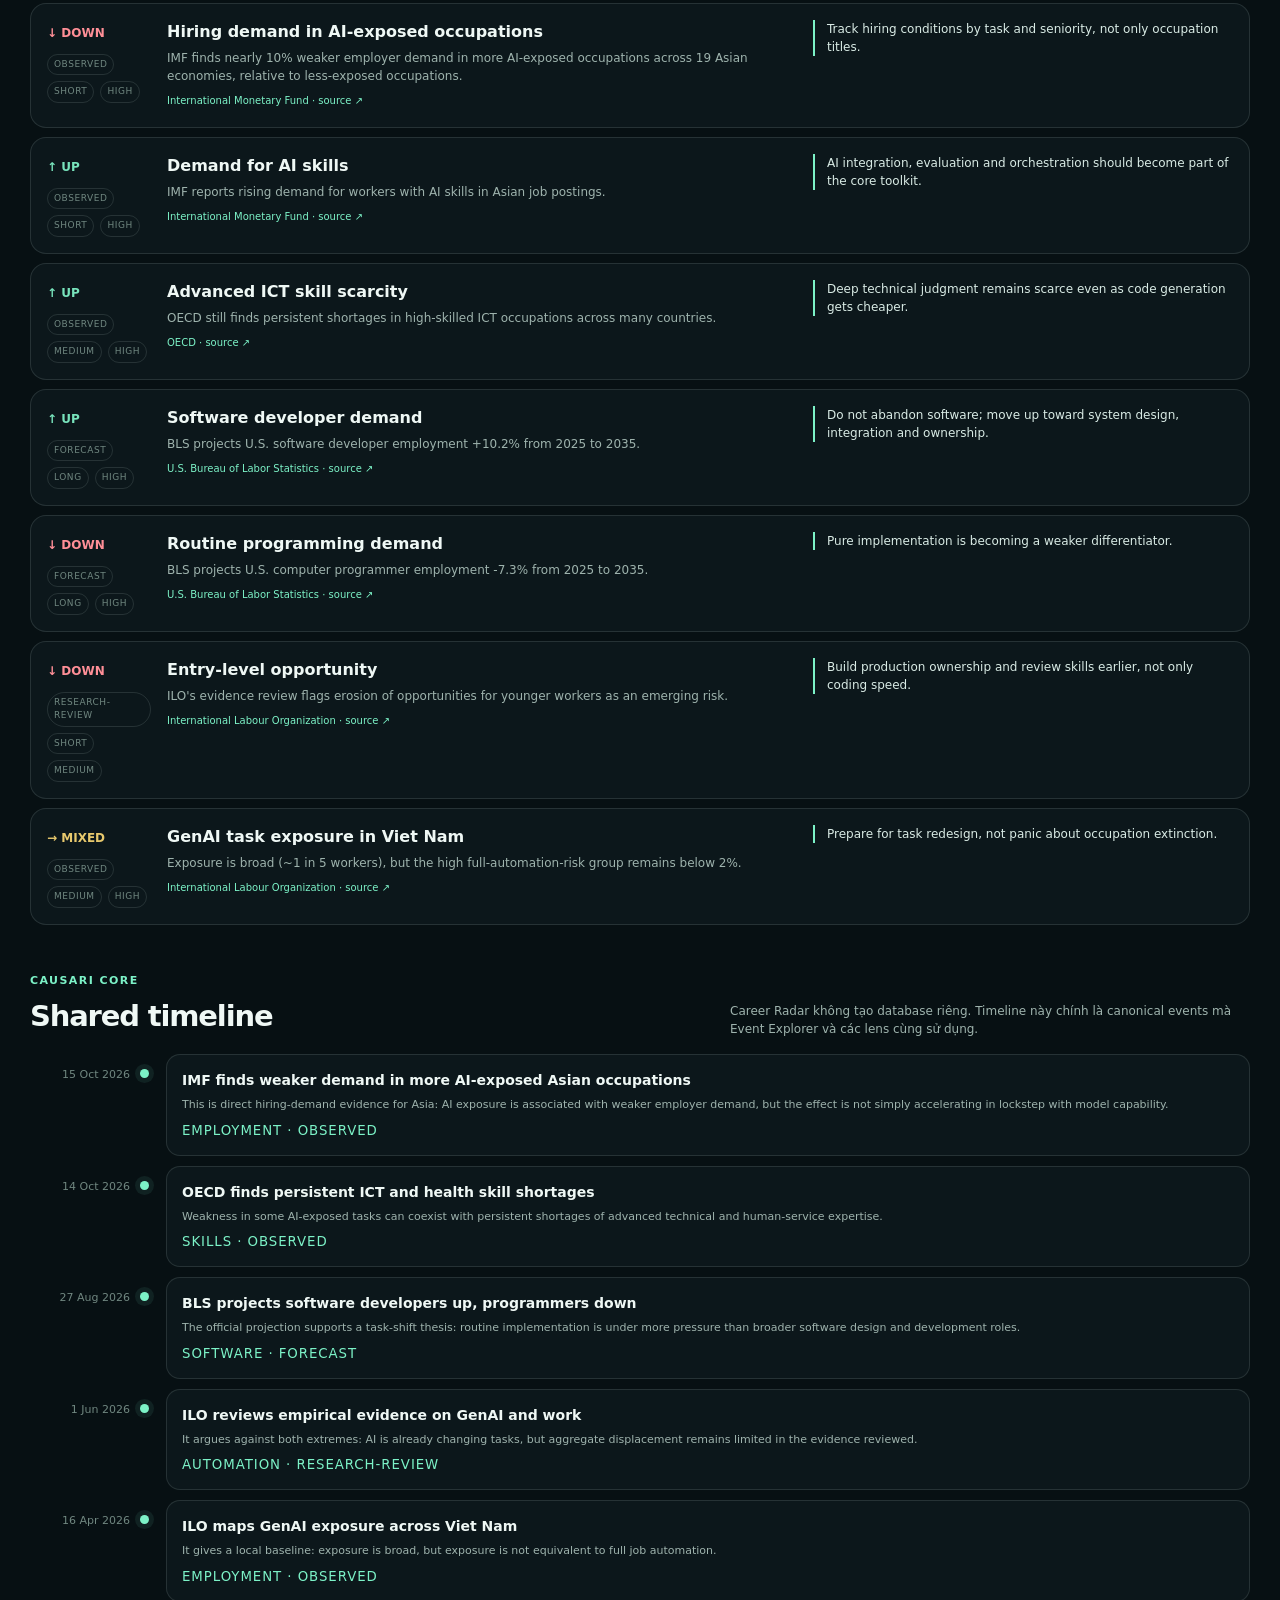
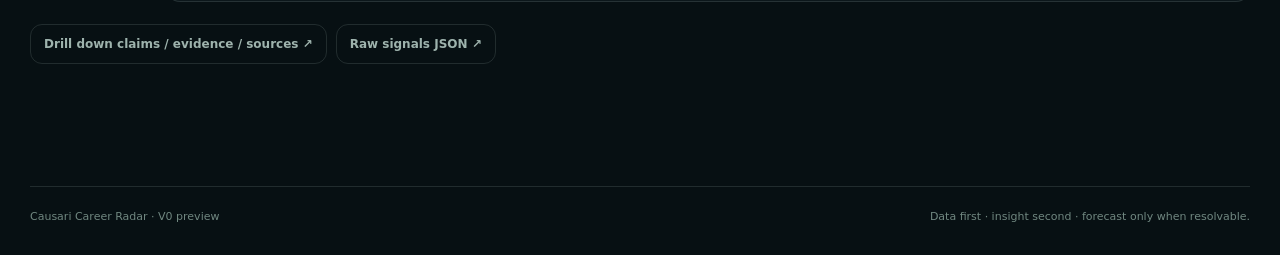
<file: explorer/career-radar.html>
<!doctype html>
<html lang="vi">
<head>
  <meta charset="utf-8" />
  <meta name="viewport" content="width=device-width, initial-scale=1" />
  <meta name="color-scheme" content="dark" />
  <meta name="description" content="Causari AI Career Radar — evidence-first AI and career trend tracker for Viet Nam." />
  <title>Causari — AI Career Radar</title>
  <link rel="stylesheet" href="./styles.css" />
  <style>
    .radar-shell{width:min(1220px,calc(100% - 40px));margin:0 auto}
    .radar-top{min-height:76px;display:flex;align-items:center;justify-content:space-between;gap:18px;border-bottom:1px solid var(--line)}
    .radar-nav{display:flex;gap:8px;align-items:center}.radar-nav a{font-size:12px;color:var(--muted);text-decoration:none;padding:8px 10px;border-radius:10px}.radar-nav a:hover{background:var(--surface-2);color:var(--text)}
    .radar-hero{padding:56px 0 30px;display:grid;grid-template-columns:minmax(0,1.55fr) minmax(300px,.7fr);gap:34px;align-items:end}
    .radar-hero h1{font-size:clamp(42px,6.5vw,76px);line-height:.96;letter-spacing:-.06em;margin:10px 0 16px}.radar-hero p{color:var(--muted);font-size:16px;max-width:760px}
    .hero-actions{display:flex;gap:9px;flex-wrap:wrap;margin-top:22px}.primary-link,.secondary-link{display:inline-flex;align-items:center;gap:7px;text-decoration:none;padding:10px 13px;border-radius:12px;font-size:12px;font-weight:800}.primary-link{background:var(--accent);color:#061b15}.secondary-link{border:1px solid var(--line);color:var(--muted)}
    .pulse-card{border:1px solid var(--line);border-radius:20px;background:linear-gradient(180deg,rgba(21,39,45,.94),rgba(12,23,27,.94));padding:20px}.pulse-title{display:flex;justify-content:space-between;align-items:center}.pulse-title small{color:var(--quiet)}.pulse-grid{display:grid;grid-template-columns:repeat(3,1fr);gap:8px;margin-top:14px}.pulse-grid div{border:1px solid var(--line);border-radius:13px;padding:12px;background:rgba(255,255,255,.025)}.pulse-grid strong{display:block;font-size:24px}.pulse-grid span{font-size:10px;color:var(--quiet);text-transform:uppercase;letter-spacing:.08em}
    .lens-strip{display:flex;align-items:center;justify-content:space-between;gap:14px;padding:13px 0;border-top:1px solid var(--line);border-bottom:1px solid var(--line);position:sticky;top:0;z-index:10;background:rgba(7,16,19,.9);backdrop-filter:blur(16px)}.lens-tabs{display:flex;gap:5px;overflow:auto}.lens-button{border:0;background:transparent;color:var(--muted);padding:9px 12px;border-radius:11px;cursor:pointer;white-space:nowrap}.lens-button.active{background:var(--accent);color:#061b15;font-weight:900}.asof{font-size:11px;color:var(--quiet);white-space:nowrap}
    .radar-main{padding:34px 0 80px}.section-block{margin-bottom:42px}.radar-heading{display:flex;justify-content:space-between;gap:28px;align-items:end;margin-bottom:16px}.radar-heading h2{margin:4px 0 0;font-size:29px;letter-spacing:-.04em}.radar-heading p{max-width:520px;color:var(--muted);font-size:12px;margin:0}
    .thesis-grid{display:grid;grid-template-columns:repeat(3,minmax(0,1fr));gap:12px}.thesis-card{border:1px solid var(--line);border-radius:16px;background:var(--surface);padding:18px}.thesis-card .n{color:var(--accent);font-size:11px;font-weight:900}.thesis-card p{margin:8px 0 0;font-weight:700;line-height:1.42}
    .chart-card{border:1px solid var(--line);border-radius:20px;background:radial-gradient(circle at 25% 0%,rgba(124,242,199,.06),transparent 28rem),var(--surface);padding:18px;overflow:hidden}.chart-head{display:flex;justify-content:space-between;gap:20px;align-items:start;margin-bottom:8px}.chart-head strong{font-size:15px}.chart-head span{font-size:11px;color:var(--quiet)}#signalChart{width:100%;height:auto;display:block;min-height:280px}.chart-note{font-size:11px;color:var(--quiet);margin:8px 0 0}.axis-line{stroke:rgba(220,242,237,.12);stroke-width:1}.axis-label{fill:#708780;font-size:11px}.month-label{fill:#708780;font-size:10px}.signal-label{fill:#eff8f5;font-size:10px;font-weight:700}.dot-up{fill:#78e4bc}.dot-down{fill:#ff8f97}.dot-mixed{fill:#e8c96d}
    .signals-list{display:grid;gap:9px}.signal-card{display:grid;grid-template-columns:104px minmax(0,1.2fr) minmax(220px,.8fr);gap:16px;align-items:start;border:1px solid var(--line);border-radius:16px;background:var(--surface);padding:16px}.direction{display:inline-flex;align-items:center;gap:7px;font-size:12px;font-weight:900}.direction.up{color:var(--observed)}.direction.down{color:var(--danger)}.direction.mixed{color:var(--inferred)}.signal-card h3{margin:0;font-size:16px}.signal-card p{margin:5px 0 0;color:var(--muted);font-size:12px}.signal-meta{display:flex;gap:6px;flex-wrap:wrap;margin-top:10px}.mini-pill{border:1px solid var(--line);border-radius:999px;padding:3px 6px;color:var(--quiet);font-size:9px;text-transform:uppercase;letter-spacing:.06em}.implication{border-left:2px solid var(--accent);padding-left:12px;color:#d9ebe5;font-size:12px}.source-link{display:inline-block;margin-top:8px;color:var(--accent);font-size:10px;text-decoration:none}.source-link:hover{text-decoration:underline}
    .timeline-mini{display:grid;gap:10px}.timeline-row{display:grid;grid-template-columns:100px 16px minmax(0,1fr);gap:10px;align-items:start}.timeline-row time{color:var(--quiet);font-size:11px;text-align:right;padding-top:13px}.timeline-pin{width:9px;height:9px;border-radius:50%;background:var(--accent);margin-top:15px;box-shadow:0 0 0 5px rgba(124,242,199,.08)}.timeline-body{border:1px solid var(--line);border-radius:14px;background:var(--surface);padding:13px 15px}.timeline-body strong{font-size:14px}.timeline-body p{font-size:11px;color:var(--muted);margin:5px 0 0}.timeline-body small{display:inline-block;margin-top:7px;color:var(--accent);text-transform:uppercase;letter-spacing:.07em}
    .empty{border:1px dashed var(--line-strong);padding:25px;border-radius:16px;color:var(--muted)}
    .radar-footer{padding:22px 0 30px;border-top:1px solid var(--line);color:var(--quiet);font-size:11px;display:flex;justify-content:space-between;gap:15px}
    @media(max-width:880px){.radar-hero{grid-template-columns:1fr}.thesis-grid{grid-template-columns:1fr}.signal-card{grid-template-columns:1fr}.radar-heading{align-items:start;flex-direction:column;gap:5px}}
    @media(max-width:640px){.radar-shell{width:min(100% - 24px,1220px)}.radar-nav{display:none}.radar-hero{padding-top:36px}.radar-hero h1{font-size:46px}.lens-strip{align-items:flex-start;flex-direction:column}.asof{display:none}.pulse-grid{grid-template-columns:repeat(3,1fr)}.timeline-row{grid-template-columns:14px minmax(0,1fr)}.timeline-row time{display:none}.timeline-pin{grid-column:1}.timeline-body{grid-column:2}}
  </style>
</head>
<body>
  <div class="radar-shell">
    <header class="radar-top">
      <a class="brand" href="../" aria-label="Causari Data home">
        <span class="brand-mark" aria-hidden="true">C</span>
        <span><strong>Causari</strong><small>AI Career Radar</small></span>
      </a>
      <nav class="radar-nav">
        <a href="#radar">Radar</a>
        <a href="#signals">Signals</a>
        <a href="#timeline">Timeline</a>
        <a href="./?pack=ai-career-radar-2026">Evidence Explorer ↗</a>
      </nav>
    </header>

    <main>
      <section class="radar-hero">
        <div>
          <div class="eyebrow">AI × Career × Viet Nam · research preview</div>
          <h1>AI đang đổi giá trị nghề nghiệp như thế nào?</h1>
          <p>Không phải news feed. Causari gom nguồn đáng tin → evidence → signal → trend → insight theo từng góc nhìn. V0 bắt đầu từ developer Việt Nam và dùng chung canonical timeline của Causari.</p>
          <div class="hero-actions">
            <a class="primary-link" href="#radar">Xem radar hiện tại ↓</a>
            <a class="secondary-link" href="./?pack=ai-career-radar-2026">Mở full timeline / evidence ↗</a>
          </div>
        </div>
        <aside class="pulse-card">
          <div class="pulse-title"><strong>Current evidence pulse</strong><small id="pulseAsOf">—</small></div>
          <div class="pulse-grid">
            <div><strong id="countUp">0</strong><span>↑ tailwind</span></div>
            <div><strong id="countDown">0</strong><span>↓ pressure</span></div>
            <div><strong id="countMixed">0</strong><span>→ mixed</span></div>
          </div>
        </aside>
      </section>

      <section class="lens-strip">
        <div id="lensTabs" class="lens-tabs" aria-label="Choose perspective"></div>
        <div class="asof">Same data · different lens</div>
      </section>

      <div class="radar-main">
        <section class="section-block">
          <div class="radar-heading">
            <div><span class="section-kicker">Your lens</span><h2 id="lensTitle">Developer in Viet Nam</h2></div>
            <p id="lensQuestion"></p>
          </div>
          <div id="thesisGrid" class="thesis-grid"></div>
        </section>

        <section id="radar" class="section-block">
          <div class="radar-heading">
            <div><span class="section-kicker">Evidence over time</span><h2>Signal map</h2></div>
            <p>Mỗi điểm là một signal có evidence. Trục dọc chỉ thể hiện ↑ / mixed / ↓ — không phải một “AI job index” giả tạo.</p>
          </div>
          <div class="chart-card">
            <div class="chart-head"><strong>Apr → Nov 2026</strong><span id="signalCount">0 signals</span></div>
            <svg id="signalChart" viewBox="0 0 1040 320" role="img" aria-label="AI career evidence signal map"></svg>
            <p class="chart-note">Forecast và observed data được giữ tách biệt trong từng signal; click/đọc signal bên dưới để xem loại bằng chứng và nguồn.</p>
          </div>
        </section>

        <section id="signals" class="section-block">
          <div class="radar-heading">
            <div><span class="section-kicker">What changed</span><h2>Current signals</h2></div>
            <p>Signal được ưu tiên theo evidence và mức liên quan, không theo độ viral của headline.</p>
          </div>
          <div id="signalsList" class="signals-list"></div>
        </section>

        <section id="timeline" class="section-block">
          <div class="radar-heading">
            <div><span class="section-kicker">Causari core</span><h2>Shared timeline</h2></div>
            <p>Career Radar không tạo database riêng. Timeline này chính là canonical events mà Event Explorer và các lens cùng sử dụng.</p>
          </div>
          <div id="timelineMini" class="timeline-mini"></div>
          <div class="hero-actions">
            <a class="secondary-link" href="./?pack=ai-career-radar-2026">Drill down claims / evidence / sources ↗</a>
            <a class="secondary-link" href="../packs/ai-career-radar-2026/signals.json">Raw signals JSON ↗</a>
          </div>
        </section>
      </div>
    </main>

    <footer class="radar-footer">
      <span>Causari Career Radar · V0 preview</span>
      <span>Data first · insight second · forecast only when resolvable.</span>
    </footer>
  </div>

<script type="module">
const BASE = '../packs/ai-career-radar-2026';
const lensOrder = ['developer','freelancer','ceo','citizen'];
const lensLabels = {developer:'Developer 🇻🇳',freelancer:'Freelancer 🇻🇳',ceo:'CEO / Manager 🇻🇳',citizen:'Citizen 🇻🇳'};
let state = {lens:'developer', data:null};

const fetchJson = async (name) => {
  const res = await fetch(BASE + '/' + name + '.json', {cache:'no-store'});
  if (!res.ok) throw new Error(name + ': ' + res.status);
  return res.json();
};

try {
  const [manifest, events, claims, evidence, sources, views, signals] = await Promise.all([
    fetchJson('manifest'), fetchJson('events'), fetchJson('claims'), fetchJson('evidence'),
    fetchJson('sources'), fetchJson('views'), fetchJson('signals')
  ]);
  state.data = {manifest, events, claims, evidence, sources, views, signals};
  init();
} catch (err) {
  document.querySelector('.radar-main').innerHTML = '<div class="empty">Failed to load Career Radar data: ' + escapeHtml(String(err.message || err)) + '</div>';
}

function init(){
  document.getElementById('pulseAsOf').textContent = 'as of ' + state.data.manifest.asOf;
  renderLensTabs();
  renderPulse();
  renderLens();
  renderChart();
  renderSignals();
  renderTimeline();
}

function renderLensTabs(){
  const root = document.getElementById('lensTabs');
  root.replaceChildren(...lensOrder.map((lens) => {
    const b = document.createElement('button');
    b.className = 'lens-button' + (state.lens === lens ? ' active' : '');
    b.textContent = lensLabels[lens];
    b.addEventListener('click', () => {
      state.lens = lens;
      renderLensTabs();
      renderLens();
      renderSignals();
    });
    return b;
  }));
}

function renderPulse(){
  const counts = state.data.signals.reduce((a,s) => (a[s.direction]++, a), {up:0,down:0,mixed:0});
  document.getElementById('countUp').textContent = counts.up;
  document.getElementById('countDown').textContent = counts.down;
  document.getElementById('countMixed').textContent = counts.mixed;
  document.getElementById('signalCount').textContent = state.data.signals.length + ' evidence-backed signals';
}

function renderLens(){
  const view = state.data.views.find(v => (v.audiences || []).includes(state.lens));
  document.getElementById('lensTitle').textContent = view?.title || lensLabels[state.lens];
  document.getElementById('lensQuestion').textContent = view?.guidingQuestion || '';
  const grid = document.getElementById('thesisGrid');
  const thesis = view?.thesis || [];
  grid.replaceChildren(...thesis.map((text, i) => {
    const card = document.createElement('article');
    card.className = 'thesis-card';
    card.innerHTML = '<span class="n">0' + (i+1) + '</span><p>' + escapeHtml(text) + '</p>';
    return card;
  }));
}

function renderChart(){
  const svg = document.getElementById('signalChart');
  const signals = [...state.data.signals].sort((a,b) => a.observedAt.localeCompare(b.observedAt));
  const min = Date.parse('2026-04-01T00:00:00Z');
  const max = Date.parse('2026-11-01T00:00:00Z');
  const x0 = 120, x1 = 995;
  const y = {up:72,mixed:160,down:248};
  const x = date => x0 + ((Date.parse(date+'T00:00:00Z') - min) / (max-min)) * (x1-x0);
  const months = [
    ['Apr','2026-04-01'],['May','2026-05-01'],['Jun','2026-06-01'],['Jul','2026-07-01'],
    ['Aug','2026-08-01'],['Sep','2026-09-01'],['Oct','2026-10-01'],['Nov','2026-11-01']
  ];
  let out = '';
  [['up','↑ Tailwind'],['mixed','→ Mixed'],['down','↓ Pressure']].forEach(([k,label]) => {
    out += '<line class="axis-line" x1="'+x0+'" x2="'+x1+'" y1="'+y[k]+'" y2="'+y[k]+'"/>';
    out += '<text class="axis-label" x="12" y="'+(y[k]+4)+'">'+label+'</text>';
  });
  months.forEach(([label,date]) => {
    const px = x(date);
    out += '<line class="axis-line" x1="'+px+'" x2="'+px+'" y1="42" y2="274" opacity=".45"/>';
    out += '<text class="month-label" x="'+px+'" y="300" text-anchor="middle">'+label+'</text>';
  });
  const sameDateCount = {};
  signals.forEach((s) => {
    const key = s.observedAt + ':' + s.direction;
    const offset = (sameDateCount[key] || 0) * 15;
    sameDateCount[key] = (sameDateCount[key] || 0) + 1;
    const px = x(s.observedAt);
    const py = y[s.direction] + offset - ((sameDateCount[key]-1) ? 7 : 0);
    out += '<circle class="dot-'+s.direction+'" cx="'+px+'" cy="'+py+'" r="7"><title>'+escapeHtml(s.label)+' — '+escapeHtml(s.summary)+'</title></circle>';
    const anchor = px > 820 ? 'end' : 'start';
    const tx = px > 820 ? px-11 : px+11;
    out += '<text class="signal-label" x="'+tx+'" y="'+(py-11)+'" text-anchor="'+anchor+'">'+escapeHtml(s.shortLabel)+'</text>';
  });
  svg.innerHTML = out;
}

function renderSignals(){
  const root = document.getElementById('signalsList');
  const items = [...state.data.signals].sort((a,b) => b.observedAt.localeCompare(a.observedAt));
  root.replaceChildren(...items.map(signalCard));
}

function signalCard(s){
  const card = document.createElement('article');
  card.className = 'signal-card';
  const arrow = s.direction === 'up' ? '↑' : s.direction === 'down' ? '↓' : '→';
  const left = document.createElement('div');
  left.innerHTML = '<div class="direction '+s.direction+'">'+arrow+' '+s.direction.toUpperCase()+'</div><div class="signal-meta"><span class="mini-pill">'+escapeHtml(s.evidenceType)+'</span><span class="mini-pill">'+escapeHtml(s.horizon)+'</span><span class="mini-pill">'+escapeHtml(s.confidence)+'</span></div>';

  const middle = document.createElement('div');
  middle.innerHTML = '<h3>'+escapeHtml(s.label)+'</h3><p>'+escapeHtml(s.summary)+'</p>';
  const source = sourceForSignal(s);
  if (source) middle.innerHTML += '<a class="source-link" target="_blank" rel="noreferrer" href="'+escapeAttr(source.url)+'">'+escapeHtml(source.publisher)+' · source ↗</a>';

  const right = document.createElement('div');
  right.className = 'implication';
  right.textContent = s.implications?.[state.lens] || 'No lens-specific implication yet.';
  card.append(left,middle,right);
  return card;
}

function sourceForSignal(signal){
  const claimIds = new Set(signal.claimIds || []);
  const evidenceIds = new Set();
  state.data.claims.filter(c => claimIds.has(c.id)).forEach(c => (c.evidenceIds || []).forEach(id => evidenceIds.add(id)));
  const item = state.data.evidence.find(e => evidenceIds.has(e.id));
  return item ? state.data.sources.find(s => s.id === item.sourceId) : null;
}

function renderTimeline(){
  const root = document.getElementById('timelineMini');
  const events = [...state.data.events].sort((a,b) => b.date.localeCompare(a.date));
  root.replaceChildren(...events.map(ev => {
    const row = document.createElement('article');
    row.className = 'timeline-row';
    row.innerHTML = '<time>'+escapeHtml(ev.dateLabel || ev.date)+'</time><span class="timeline-pin"></span><div class="timeline-body"><strong>'+escapeHtml(ev.title)+'</strong><p>'+escapeHtml(ev.whyItMatters || ev.description)+'</p><small>'+escapeHtml(ev.lane || 'event')+' · '+escapeHtml(ev.evidenceType || '')+'</small></div>';
    return row;
  }));
}

function escapeHtml(value){return String(value ?? '').replace(/[&<>"']/g,m=>({'&':'&amp;','<':'&lt;','>':'&gt;','"':'&quot;',"'":'&#039;'}[m]));}
function escapeAttr(value){return escapeHtml(value);}
</script>
</body>
</html>
</file>
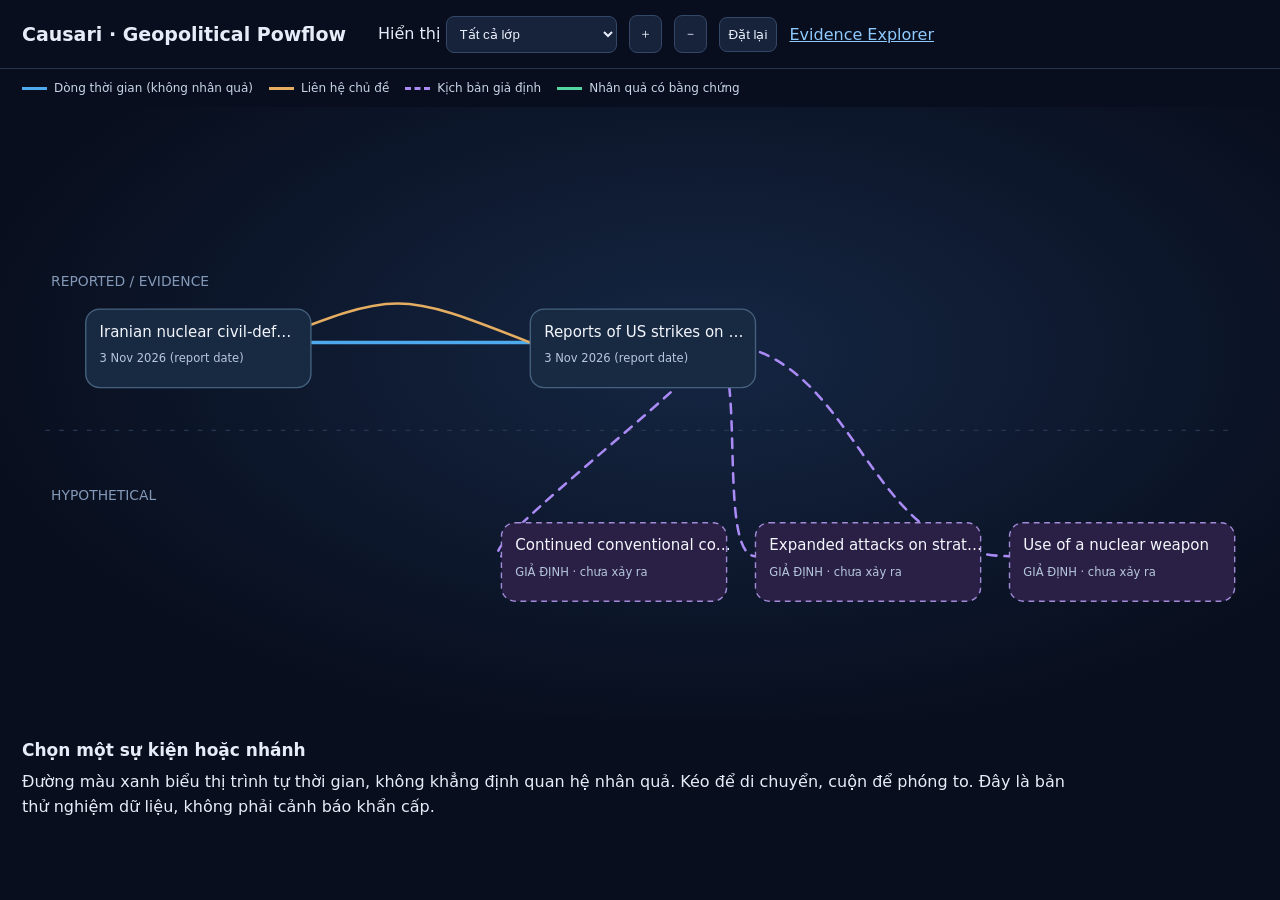
<file: explorer/geopolitical-powflow.html>
<!doctype html>
<html lang="vi"><head><meta charset="utf-8"><meta name="viewport" content="width=device-width,initial-scale=1"><title>Causari · Geopolitical Powflow</title>
<style>
:root{color-scheme:dark;font-family:Inter,system-ui,sans-serif;background:#080e1d;color:#e7edf8}*{box-sizing:border-box}body{margin:0}header{display:flex;flex-wrap:wrap;gap:12px;align-items:center;padding:15px 22px;border-bottom:1px solid #253450}h1{font-size:19px;margin:0 20px 0 0}button,select{background:#17233b;color:#e7edf8;border:1px solid #344767;border-radius:8px;padding:9px;cursor:pointer}button:focus-visible,select:focus-visible{outline:2px solid #7cc4fa}button:hover{background:#263854}.stage{height:min(68vh,700px);min-height:380px;overflow:hidden;touch-action:none;position:relative;background:radial-gradient(ellipse at 55% 40%,#152643 0%,#080e1d 75%)}svg{width:100%;height:100%;display:block}.edge{fill:none;stroke-linecap:round;pointer-events:stroke}.edge.flow{stroke:#4fa9ed;stroke-width:3}.edge.topic{stroke:#e4ad61;stroke-width:2.2}.edge.scenario{stroke:#aa8af5;stroke-width:2.2;stroke-dasharray:8 7}.edge.causal{stroke:#54d6a2;stroke-width:3}.node{cursor:pointer}.node rect{fill:#182942;stroke:#45617f;stroke-width:1.2}.node:hover rect,.node:focus rect{stroke:#91c8ff;stroke-width:2}.node text{fill:#f3f6fc;font-size:13px}.node .small{fill:#b6c7dd;font-size:10px}.scenario-node rect{fill:#2a2045;stroke:#a18ad7;stroke-dasharray:5 4}.lane{stroke:#273650;stroke-dasharray:4 8}.lane-label{fill:#8499b8;font-size:12px}.legend{display:flex;flex-wrap:wrap;gap:16px;padding:12px 22px;font-size:12px;color:#c8d5e8}.legend span:before{content:"";display:inline-block;width:25px;border-top:3px solid var(--c);margin-right:7px;vertical-align:middle}.legend .dash:before{border-top-style:dashed}.panel{padding:18px 22px;max-width:1100px;line-height:1.55}.panel h2{font-size:17px;margin:0 0 7px}.panel a{color:#8fcaff}small{color:#b4c5db}.warn{color:#ffce89}@media(prefers-reduced-motion:no-preference){.node{transition:opacity .15s}.edge{transition:opacity .15s}}@media(max-width:600px){header{padding:12px}h1{width:100%}.stage{min-height:420px;height:58vh}.legend{padding:10px}}
</style></head><body>
<header><h1>Causari · Geopolitical Powflow</h1><label>Hiển thị <select id="layer"><option value="all">Tất cả lớp</option><option value="reported">Sự kiện được báo cáo</option><option value="scenario">Kịch bản giả định</option></select></label><button id="zoomIn" aria-label="Phóng to">＋</button><button id="zoomOut" aria-label="Thu nhỏ">－</button><button id="reset">Đặt lại</button><a style="color:#8fcaff" href="./index.html?pack=geopolitical-risk-2026">Evidence Explorer</a></header>
<div class="legend"><span style="--c:#4fa9ed">Dòng thời gian (không nhân quả)</span><span style="--c:#e4ad61">Liên hệ chủ đề</span><span class="dash" style="--c:#aa8af5">Kịch bản giả định</span><span style="--c:#54d6a2">Nhân quả có bằng chứng</span></div>
<div class="stage" id="stage" aria-label="Interactive timeline. Drag to pan, scroll to zoom."><svg id="canvas" viewBox="0 0 1100 530" role="img" aria-label="Geopolitical risk timeline"><g id="viewport"></g></svg></div>
<section class="panel" aria-live="polite"><h2 id="detailTitle">Chọn một sự kiện hoặc nhánh</h2><div id="detail">Đường màu xanh biểu thị trình tự thời gian, không khẳng định quan hệ nhân quả. Kéo để di chuyển, cuộn để phóng to. Đây là bản thử nghiệm dữ liệu, không phải cảnh báo khẩn cấp.</div></section>
<script>
(async()=>{
const base='../packs/geopolitical-risk-2026/';
const read=async n=>{const r=await fetch(base+n+'.json');if(!r.ok)throw Error(n+' HTTP '+r.status);return r.json()};
const [events,claims,evidence,sources,views,links]=await Promise.all(['events','claims','evidence','sources','views','links'].map(read));
const byId=a=>new Map(a.map(x=>[x.id,x]));const claimMap=byId(claims),evidenceMap=byId(evidence),sourceMap=byId(sources);
const NS='http://www.w3.org/2000/svg',root=document.getElementById('viewport'),stage=document.getElementById('stage');
const svg=(tag,attrs,parent=root)=>{const n=document.createElementNS(NS,tag);Object.entries(attrs).forEach(([k,v])=>n.setAttribute(k,v));parent.append(n);return n};
const nodes=events.map((e,i)=>({id:e.id,title:e.title,subtitle:e.dateLabel,x:70+i*385,y:175,type:'reported',data:e}));
const scenarios=(views.find(v=>v.scenarioOnly)?.scenarios||[]).map((s,i)=>({id:s.id,title:s.title,subtitle:'GIẢ ĐỊNH · chưa xảy ra',x:430+i*220,y:360,type:'scenario',data:s}));
nodes.push(...scenarios);
const positions=byId(nodes);const visualEdges=[];
const observed=nodes.filter(n=>n.type==='reported');
for(let i=1;i<observed.length;i++)visualEdges.push({from:observed[i-1].id,to:observed[i].id,type:'flow',description:'Thứ tự báo cáo theo thời gian; không hàm ý nhân quả.'});
if(observed.length>1)visualEdges.push({from:observed[0].id,to:observed[1].id,type:'topic',offset:-45,description:'Hai báo cáo thuộc cùng bối cảnh địa chính trị; chưa chứng minh liên hệ nhân quả.'});
if(observed.length)scenarios.forEach((s,i)=>visualEdges.push({from:observed[observed.length-1].id,to:s.id,type:'scenario',description:'Nhánh giả định để theo dõi, không phải dự báo hay quan hệ nhân quả.'}));
links.forEach(l=>{if(positions.has(l.fromEvent)&&positions.has(l.toEvent))visualEdges.push({from:l.fromEvent,to:l.toEvent,type:'causal',description:l.evidence})});
const edgeEls=[],nodeEls=[];
function details(title,description){document.getElementById('detailTitle').textContent=title;const d=document.getElementById('detail');d.replaceChildren();const p=document.createElement('p');p.textContent=description;d.append(p)}
svg('line',{x1:35,y1:280,x2:1060,y2:280,class:'lane'});svg('text',{x:40,y:155,class:'lane-label'}).textContent='REPORTED / EVIDENCE';svg('text',{x:40,y:340,class:'lane-label'}).textContent='HYPOTHETICAL';
for(const e of visualEdges){const a=positions.get(e.from),b=positions.get(e.to);const ax=a.x+155,ay=a.y+29,bx=b.x,by=b.y+29;const bend=e.offset||0;const path=svg('path',{d:'M'+ax+' '+ay+' C'+(ax+Math.max(35,(bx-ax)/2))+' '+(ay+bend)+' '+(bx-Math.max(35,(bx-ax)/2))+' '+(by+bend)+' '+bx+' '+by,class:'edge '+e.type,tabindex:0,role:'button','aria-label':e.type+' connection'});const show=()=>details('Liên kết: '+e.type,e.description);path.addEventListener('click',show);path.addEventListener('keydown',ev=>{if(ev.key==='Enter')show()});edgeEls.push({el:path,type:e.type})}
for(const n of nodes){const g=svg('g',{class:'node '+(n.type==='scenario'?'scenario-node':''),tabindex:0,role:'button','aria-label':n.title,transform:'translate('+n.x+' '+n.y+')'});svg('rect',{width:195,height:68,rx:12},g);const t=svg('text',{x:12,y:24},g);const title=n.title.length>26?n.title.slice(0,25)+'…':n.title;t.textContent=title;svg('text',{x:12,y:46,class:'small'},g).textContent=n.subtitle;const show=()=>{if(n.type==='scenario'){details(n.title,'Kịch bản giả định, chưa có xác suất được kiểm định. Không phải sự kiện đã xảy ra.');return}const related=(n.data.claimIds||[]).map(id=>claimMap.get(id)).filter(Boolean);details(n.title,n.data.description);const d=document.getElementById('detail');for(const c of related){const p=document.createElement('p');p.textContent='Claim ['+c.status+']: '+c.text;d.append(p);for(const id of c.evidenceIds||[]){const ev=evidenceMap.get(id),src=ev&&sourceMap.get(ev.sourceId);if(src){const a=document.createElement('a');a.href=src.url;a.target='_blank';a.rel='noopener noreferrer';a.textContent='Nguồn: '+src.publisher+' · '+src.date;d.append(a)}}}};g.addEventListener('click',show);g.addEventListener('keydown',ev=>{if(ev.key==='Enter')show()});nodeEls.push({el:g,type:n.type})}
const layer=document.getElementById('layer');layer.addEventListener('change',()=>{const val=layer.value;nodeEls.forEach(n=>{n.el.style.display=val==='all'||val===n.type?'':'none'});edgeEls.forEach(e=>{e.el.style.display=val==='all'||(val==='reported'&&e.type!=='scenario')||(val==='scenario'&&e.type==='scenario')?'':'none'})});
let scale=1,tx=0,ty=0;const apply=()=>root.setAttribute('transform','translate('+tx+' '+ty+') scale('+scale+')');const zoom=f=>{scale=Math.max(.5,Math.min(2.5,scale*f));apply()};document.getElementById('zoomIn').onclick=()=>zoom(1.2);document.getElementById('zoomOut').onclick=()=>zoom(1/1.2);document.getElementById('reset').onclick=()=>{scale=1;tx=ty=0;apply()};
let pointer=null;stage.addEventListener('pointerdown',e=>{if(e.target.closest('.node'))return;pointer={id:e.pointerId,x:e.clientX,y:e.clientY,tx,ty};stage.setPointerCapture(e.pointerId)});stage.addEventListener('pointermove',e=>{if(!pointer||pointer.id!==e.pointerId)return;const rect=stage.getBoundingClientRect();tx=pointer.tx+(e.clientX-pointer.x)*1100/rect.width;ty=pointer.ty+(e.clientY-pointer.y)*530/rect.height;apply()});const stop=()=>pointer=null;stage.addEventListener('pointerup',stop);stage.addEventListener('pointercancel',stop);stage.addEventListener('wheel',e=>{e.preventDefault();zoom(e.deltaY<0?1.08:1/1.08)},{passive:false});
})().catch(err=>{document.getElementById('detailTitle').textContent='Không tải được dữ liệu';document.getElementById('detail').textContent=String(err)});
</script></body></html>
</file>
<file: explorer/styles.css>
:root {
  --bg: #071013;
  --surface: #0c171b;
  --surface-2: #111f24;
  --surface-3: #15272d;
  --line: rgba(220, 242, 237, 0.12);
  --line-strong: rgba(220, 242, 237, 0.22);
  --text: #eff8f5;
  --muted: #9eb3ad;
  --quiet: #708780;
  --accent: #7cf2c7;
  --accent-strong: #2fd69a;
  --observed: #78e4bc;
  --inferred: #e8c96d;
  --speculative: #b7a0ff;
  --danger: #ff8f97;
  --shadow: 0 24px 80px rgba(0,0,0,.3);
  --radius: 20px;
  --font: Inter, ui-sans-serif, system-ui, -apple-system, BlinkMacSystemFont, "Segoe UI", sans-serif;
}

* { box-sizing: border-box; }
html { scroll-behavior: smooth; }
body {
  margin: 0;
  min-width: 320px;
  background:
    radial-gradient(circle at 8% -5%, rgba(47, 214, 154, .13), transparent 28rem),
    radial-gradient(circle at 90% 12%, rgba(183, 160, 255, .08), transparent 25rem),
    var(--bg);
  color: var(--text);
  font-family: var(--font);
  line-height: 1.5;
}
button, input, select { font: inherit; }
button { color: inherit; }
a { color: inherit; }

.app-shell { width: min(1220px, calc(100% - 40px)); margin: 0 auto; }
.topbar {
  min-height: 76px;
  display: flex;
  align-items: center;
  justify-content: space-between;
  gap: 20px;
  border-bottom: 1px solid var(--line);
}
.brand { display: inline-flex; align-items: center; gap: 11px; text-decoration: none; }
.brand-mark {
  width: 38px; height: 38px; border-radius: 12px;
  display: grid; place-items: center;
  background: var(--accent); color: #062017; font-weight: 900;
  box-shadow: 0 8px 30px rgba(124,242,199,.15);
}
.brand strong, .brand small { display:block; }
.brand strong { letter-spacing: -.02em; font-size: 16px; }
.brand small { color: var(--muted); font-size: 12px; margin-top: -1px; }
.topbar-actions { display:flex; align-items:center; gap:10px; }
.pack-select-wrap { display:flex; align-items:center; gap:8px; color:var(--muted); font-size:13px; }
select, input[type="search"] {
  color: var(--text); background: var(--surface-2); border:1px solid var(--line);
  border-radius: 12px; padding: 9px 12px; outline:none;
}
select:focus, input[type="search"]:focus { border-color: rgba(124,242,199,.55); box-shadow: 0 0 0 3px rgba(124,242,199,.08); }
.ghost-button, .icon-button {
  border:1px solid var(--line); background:transparent; cursor:pointer;
  border-radius:12px; transition: .18s ease;
}
.ghost-button { padding:9px 12px; color:var(--muted); }
.ghost-button:hover, .icon-button:hover { border-color:var(--line-strong); background:var(--surface-2); color:var(--text); }
.icon-button { width:38px; height:38px; font-size:25px; line-height:1; }

.hero {
  display:grid; grid-template-columns:minmax(0,1.7fr) minmax(280px,.7fr); gap:44px;
  padding:70px 0 48px; align-items:end;
}
.eyebrow, .section-kicker { color:var(--accent); text-transform:uppercase; letter-spacing:.13em; font-size:11px; font-weight:800; }
.hero h1 { margin:12px 0 14px; max-width:900px; font-size:clamp(38px,6vw,70px); line-height:.98; letter-spacing:-.055em; }
.hero-description { max-width:780px; color:var(--muted); font-size:17px; margin:0; }
.meta-row { display:flex; flex-wrap:wrap; gap:8px; margin-top:22px; }
.meta-pill { display:inline-flex; align-items:center; gap:7px; border:1px solid var(--line); background:rgba(255,255,255,.025); border-radius:999px; padding:6px 9px; color:var(--muted); font-size:12px; }
.meta-pill b { color:var(--text); }
.trust-card {
  padding:22px; border:1px solid var(--line); background:linear-gradient(180deg, rgba(21,39,45,.92), rgba(12,23,27,.92));
  border-radius:var(--radius); box-shadow:var(--shadow);
}
.trust-card-head { display:flex; justify-content:space-between; align-items:center; font-weight:700; }
.score-pill { color:#062017; background:var(--accent); border-radius:999px; padding:4px 8px; font-size:12px; font-weight:900; }
.trust-card p { color:var(--muted); margin:9px 0 18px; font-size:13px; }
.trust-grid { display:grid; grid-template-columns:repeat(3,1fr); gap:8px; }
.trust-grid div { background:rgba(255,255,255,.035); border:1px solid var(--line); border-radius:13px; padding:11px; }
.trust-grid strong { display:block; font-size:20px; }
.trust-grid span { color:var(--quiet); font-size:10px; text-transform:uppercase; letter-spacing:.08em; }

.toolbar {
  position:sticky; top:0; z-index:20;
  display:flex; justify-content:space-between; align-items:center; gap:16px;
  padding:10px 0; border-top:1px solid var(--line); border-bottom:1px solid var(--line);
  background:rgba(7,16,19,.88); backdrop-filter: blur(18px);
}
.view-tabs { display:flex; gap:3px; }
.tab { border:0; cursor:pointer; color:var(--muted); background:transparent; border-radius:11px; padding:9px 12px; }
.tab:hover { color:var(--text); background:var(--surface-2); }
.tab.is-active { color:#061b15; background:var(--accent); font-weight:800; }
.filter-group { display:flex; align-items:center; gap:7px; flex-wrap:wrap; }
.filter-label { color:var(--quiet); font-size:12px; margin-right:2px; }
.filter-chip { display:inline-flex; gap:6px; align-items:center; padding:6px 8px; border:1px solid var(--line); border-radius:999px; color:var(--muted); font-size:12px; cursor:pointer; }
.filter-chip input { accent-color:var(--accent); }

.workspace { padding:42px 0 96px; min-height:620px; }
.view-panel { display:none; }
.view-panel.is-active { display:block; animation:fadeIn .2s ease; }
@keyframes fadeIn { from{opacity:0; transform:translateY(4px)} to{opacity:1; transform:none} }
.section-heading { display:flex; justify-content:space-between; align-items:end; gap:30px; margin-bottom:26px; }
.section-heading h2 { margin:4px 0 0; font-size:28px; letter-spacing:-.035em; }
.section-heading p { max-width:470px; margin:0; color:var(--muted); font-size:13px; }

.timeline { position:relative; display:grid; gap:0; }
.timeline::before { content:""; position:absolute; left:118px; top:9px; bottom:9px; width:1px; background:linear-gradient(var(--accent), rgba(124,242,199,.12)); }
.timeline-item { display:grid; grid-template-columns:96px 44px minmax(0,1fr); gap:0; align-items:start; min-height:166px; }
.timeline-date { padding-top:23px; color:var(--muted); font-size:12px; text-align:right; }
.timeline-marker { position:relative; min-height:100%; }
.timeline-dot { position:absolute; top:27px; left:16px; width:10px; height:10px; border-radius:50%; background:var(--accent); box-shadow:0 0 0 6px var(--bg), 0 0 0 7px rgba(124,242,199,.22); }
.event-card { margin:0 0 22px; border:1px solid var(--line); background:linear-gradient(180deg, rgba(17,31,36,.88), rgba(12,23,27,.88)); border-radius:18px; padding:20px; cursor:pointer; transition:.18s ease; }
.event-card:hover { transform:translateY(-2px); border-color:rgba(124,242,199,.36); box-shadow:0 18px 55px rgba(0,0,0,.18); }
.event-card-top { display:flex; justify-content:space-between; gap:15px; }
.event-card h3 { margin:0; font-size:19px; letter-spacing:-.025em; }
.event-card p { color:var(--muted); margin:8px 0 0; font-size:14px; }
.impact { display:flex; align-items:center; gap:7px; white-space:nowrap; font-size:11px; color:var(--quiet); }
.impact-bar { width:54px; height:5px; background:rgba(255,255,255,.07); border-radius:999px; overflow:hidden; }
.impact-fill { height:100%; background:var(--accent); border-radius:999px; }
.event-footer { display:flex; justify-content:space-between; align-items:center; gap:14px; margin-top:16px; padding-top:14px; border-top:1px solid var(--line); }
.entity-row, .status-row { display:flex; gap:6px; flex-wrap:wrap; }
.entity-chip { border-radius:999px; background:rgba(255,255,255,.035); padding:4px 7px; color:var(--quiet); font-size:10px; }
.open-cue { color:var(--accent); font-size:12px; font-weight:700; }

.status-badge { display:inline-flex; align-items:center; gap:6px; border:1px solid var(--line); border-radius:999px; padding:5px 8px; font-size:11px; text-transform:capitalize; }
.status-dot { width:7px; height:7px; border-radius:50%; display:inline-block; }
.status-dot.observed, .status-badge.observed .status-dot { background:var(--observed); }
.status-dot.inferred, .status-badge.inferred .status-dot { background:var(--inferred); }
.status-dot.speculative, .status-badge.speculative .status-dot { background:var(--speculative); }

.graph-legend { display:flex; flex-wrap:wrap; gap:8px; margin-bottom:14px; }
.graph-stage { border:1px solid var(--line); border-radius:var(--radius); background:radial-gradient(circle at 40% 10%, rgba(124,242,199,.06), transparent 28rem), var(--surface); min-height:470px; overflow:auto; padding:20px; }
.graph-stage svg { width:100%; min-width:840px; height:auto; display:block; }
.graph-edge { stroke:rgba(158,179,173,.45); stroke-width:2; fill:none; marker-end:url(#arrow); }
.graph-edge.inferred { stroke:rgba(232,201,109,.56); stroke-dasharray:5 5; }
.graph-edge-label { fill:var(--muted); font-size:11px; }
.graph-node { cursor:pointer; }
.graph-node rect { fill:#102128; stroke:rgba(220,242,237,.15); stroke-width:1.2; transition:.18s ease; }
.graph-node:hover rect { stroke:var(--accent); transform:translateY(-2px); }
.graph-node text.node-title { fill:var(--text); font-weight:750; font-size:13px; }
.graph-node text.node-date { fill:var(--quiet); font-size:10px; }
.graph-node circle { fill:var(--accent); }

.claims-tools { display:flex; justify-content:space-between; gap:16px; align-items:center; margin-bottom:14px; }
.claims-tools input { min-width:min(420px,100%); }
.quiet { color:var(--quiet); font-size:12px; }
.claims-list { display:grid; gap:10px; }
.claim-card { display:grid; grid-template-columns:110px minmax(0,1fr) 92px; gap:16px; align-items:center; border:1px solid var(--line); background:var(--surface); border-radius:15px; padding:15px 17px; cursor:pointer; transition:.18s ease; }
.claim-card:hover { border-color:var(--line-strong); background:var(--surface-2); }
.claim-main p { margin:3px 0 0; color:var(--muted); font-size:12px; }
.claim-text { font-weight:650; line-height:1.4; }
.confidence { text-align:right; }
.confidence strong { display:block; font-size:17px; }
.confidence span { color:var(--quiet); font-size:10px; text-transform:uppercase; letter-spacing:.07em; }

.forecast-grid { display:grid; grid-template-columns:repeat(2,minmax(0,1fr)); gap:16px; }
.forecast-card { border:1px solid var(--line); background:linear-gradient(180deg,var(--surface-2),var(--surface)); border-radius:18px; padding:20px; }
.forecast-prob { display:flex; align-items:flex-end; justify-content:space-between; gap:16px; }
.forecast-prob strong { font-size:48px; line-height:1; letter-spacing:-.06em; color:var(--accent); }
.forecast-prob span { color:var(--quiet); font-size:11px; }
.prob-bar { height:7px; background:rgba(255,255,255,.06); border-radius:999px; overflow:hidden; margin:15px 0 17px; }
.prob-fill { height:100%; background:linear-gradient(90deg,var(--accent-strong),var(--accent)); }
.forecast-card h3 { font-size:17px; line-height:1.35; margin:0 0 15px; }
.forecast-detail { padding-top:14px; border-top:1px solid var(--line); }
.forecast-detail strong { color:var(--quiet); text-transform:uppercase; font-size:10px; letter-spacing:.08em; }
.forecast-detail p { color:var(--muted); font-size:12px; margin:5px 0 0; }

.drawer-backdrop { position:fixed; inset:0; background:rgba(1,7,8,.55); z-index:39; backdrop-filter:blur(3px); }
.drawer { position:fixed; right:0; top:0; bottom:0; z-index:40; width:min(540px,100%); background:#0a1519; border-left:1px solid var(--line); transform:translateX(101%); transition:transform .24s ease; box-shadow:-30px 0 100px rgba(0,0,0,.36); display:flex; flex-direction:column; }
.drawer.is-open { transform:translateX(0); }
.drawer-head { padding:22px 24px; display:flex; justify-content:space-between; gap:20px; align-items:start; border-bottom:1px solid var(--line); }
.drawer-head h2 { margin:4px 0 0; font-size:24px; letter-spacing:-.03em; }
.drawer-body { overflow:auto; padding:22px 24px 40px; }
.detail-section { margin-bottom:28px; }
.detail-section h3 { margin:0 0 10px; color:var(--quiet); font-size:11px; text-transform:uppercase; letter-spacing:.1em; }
.detail-copy { color:var(--muted); margin:0; }
.why-box { border-left:2px solid var(--accent); background:rgba(124,242,199,.05); padding:12px 14px; color:#d7eae4; border-radius:0 12px 12px 0; }
.evidence-card { border:1px solid var(--line); background:var(--surface-2); border-radius:14px; padding:14px; margin:9px 0; }
.evidence-card-head { display:flex; justify-content:space-between; gap:10px; align-items:start; }
.source-tier { color:var(--accent); font-size:10px; text-transform:uppercase; letter-spacing:.08em; }
.evidence-card p { color:var(--muted); font-size:12px; margin:8px 0 0; }
.evidence-card a { display:inline-block; margin-top:10px; color:var(--accent); font-size:11px; text-decoration:none; }
.evidence-card a:hover { text-decoration:underline; }
.notes { color:var(--quiet); font-size:12px; font-style:italic; }

.primer-dialog { width:min(560px,calc(100% - 32px)); border:1px solid var(--line-strong); background:#0b171b; color:var(--text); border-radius:20px; box-shadow:var(--shadow); padding:0; }
.primer-dialog::backdrop { background:rgba(1,7,8,.7); backdrop-filter:blur(5px); }
.primer-dialog form { padding:26px; position:relative; }
.dialog-close { position:absolute; right:18px; top:18px; }
.primer-dialog h2 { margin:5px 42px 20px 0; font-size:26px; }
.primer-stack { display:grid; gap:10px; }
.primer-stack > div { display:grid; grid-template-columns:12px 90px 1fr; align-items:start; gap:8px; border-top:1px solid var(--line); padding-top:12px; }
.primer-stack p { margin:0; color:var(--muted); font-size:12px; }
.primer-note { color:var(--muted); font-size:13px; }
.pulse-grid { display:grid; grid-template-columns:repeat(2,1fr); gap:10px; margin:18px 0; }
.pulse-grid div { border:1px solid var(--line); border-radius:13px; background:var(--surface-2); padding:12px; }
.pulse-grid strong { display:block; font-size:22px; }
.pulse-grid span { color:var(--quiet); font-size:10px; text-transform:uppercase; letter-spacing:.07em; }

.footer { min-height:70px; border-top:1px solid var(--line); display:flex; justify-content:space-between; align-items:center; gap:20px; color:var(--quiet); font-size:11px; }
.footer-link { border:0; background:transparent; color:var(--muted); text-decoration:underline; cursor:pointer; padding:6px 0; }
.empty-state { border:1px dashed var(--line-strong); border-radius:16px; color:var(--muted); padding:28px; text-align:center; }
.error-state { border:1px solid rgba(255,143,151,.28); background:rgba(255,143,151,.06); border-radius:16px; color:#ffd7da; padding:18px; }

@media (max-width: 880px) {
  .hero { grid-template-columns:1fr; padding-top:48px; }
  .trust-card { max-width:none; }
  .toolbar { align-items:flex-start; flex-direction:column; }
  .filter-group { padding-bottom:2px; }
  .section-heading { align-items:start; flex-direction:column; gap:7px; }
  .forecast-grid { grid-template-columns:1fr; }
}
@media (max-width: 640px) {
  .app-shell { width:min(100% - 24px,1220px); }
  .topbar { align-items:flex-start; padding:15px 0; }
  .topbar-actions { align-items:flex-end; flex-direction:column; }
  .pack-select-wrap span { display:none; }
  .pack-select-wrap select { max-width:190px; }
  .hero { padding:38px 0 36px; gap:24px; }
  .hero h1 { font-size:42px; }
  .view-tabs { overflow:auto; width:100%; padding-bottom:2px; }
  .tab { white-space:nowrap; }
  .timeline::before { left:14px; }
  .timeline-item { grid-template-columns:30px minmax(0,1fr); }
  .timeline-date { display:none; }
  .timeline-marker { grid-column:1; grid-row:1; }
  .timeline-dot { left:9px; }
  .event-card { grid-column:2; }
  .event-card-top { flex-direction:column; }
  .event-footer { align-items:flex-start; flex-direction:column; }
  .claims-tools { align-items:flex-start; flex-direction:column; }
  .claims-tools input { width:100%; min-width:0; }
  .claim-card { grid-template-columns:1fr; gap:10px; }
  .confidence { text-align:left; display:flex; gap:6px; align-items:baseline; }
  .primer-stack > div { grid-template-columns:12px 1fr; }
  .primer-stack p { grid-column:2; }
}
</file>
